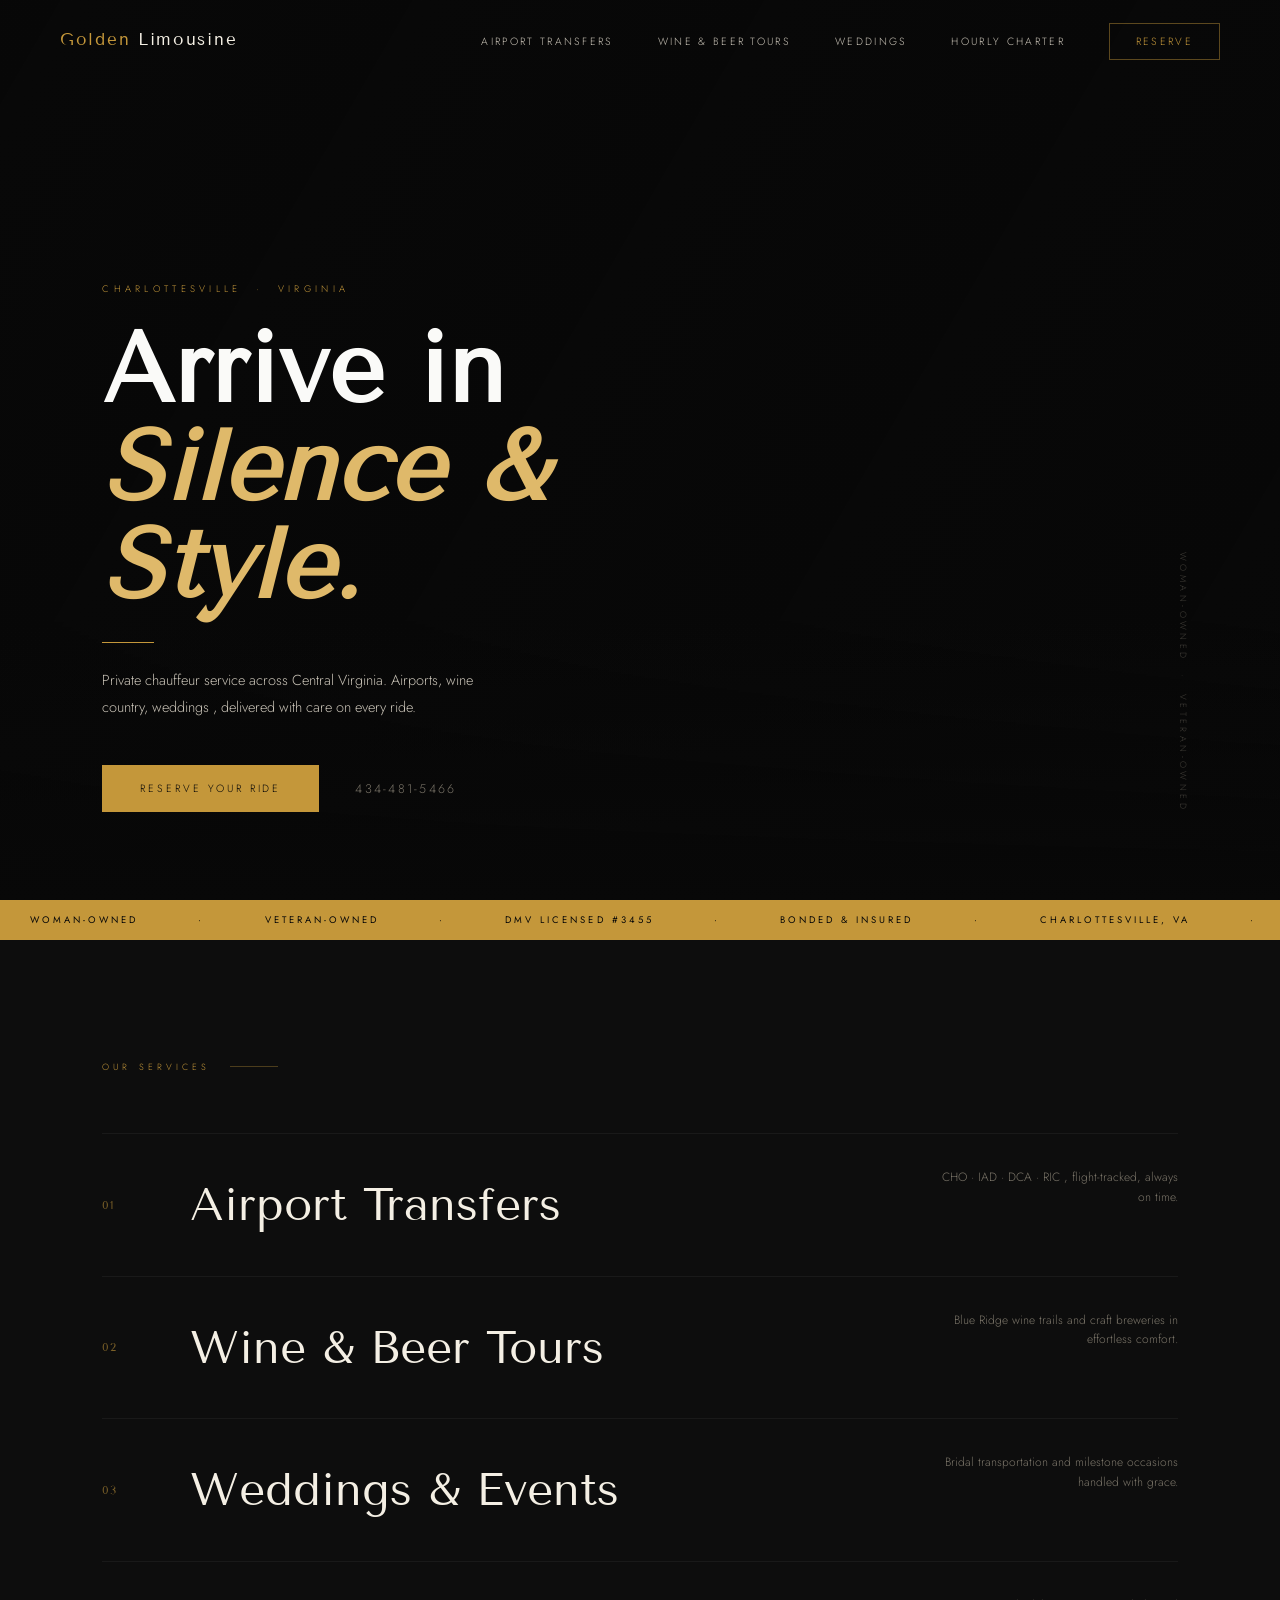
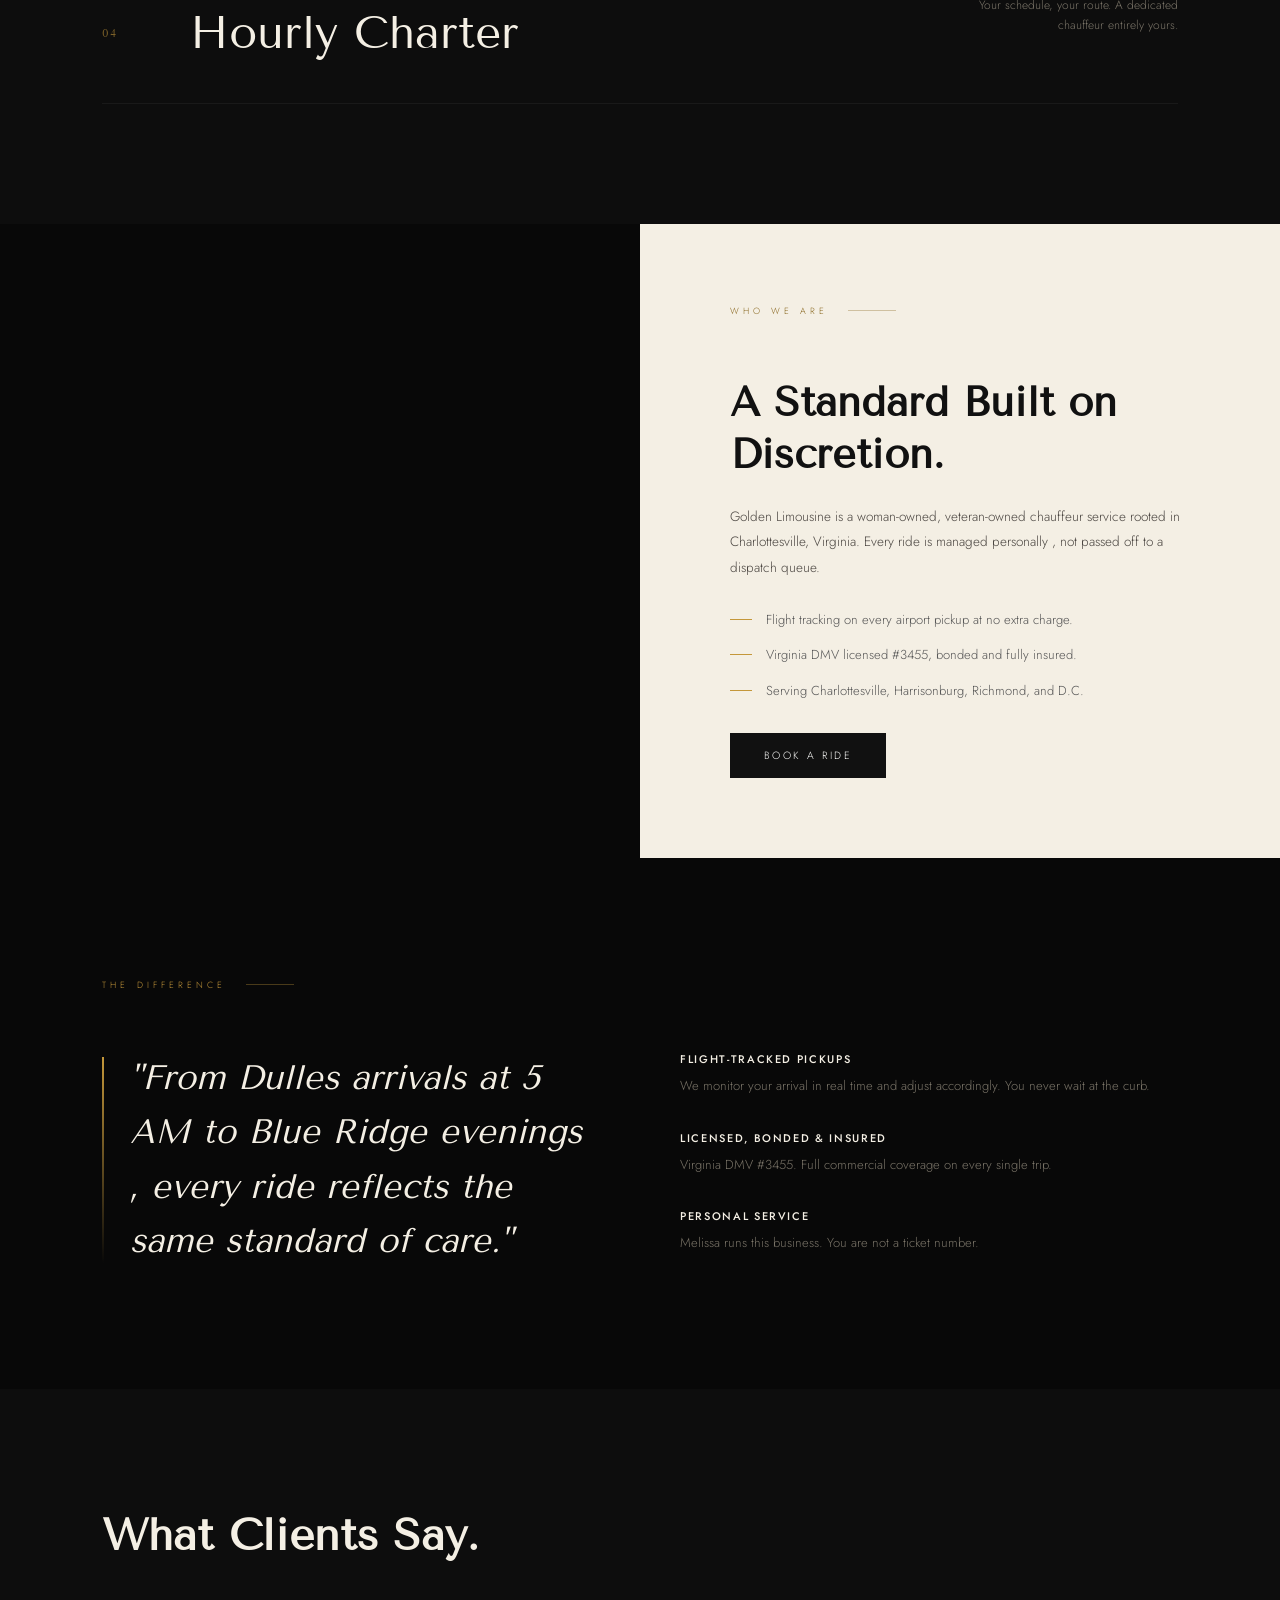
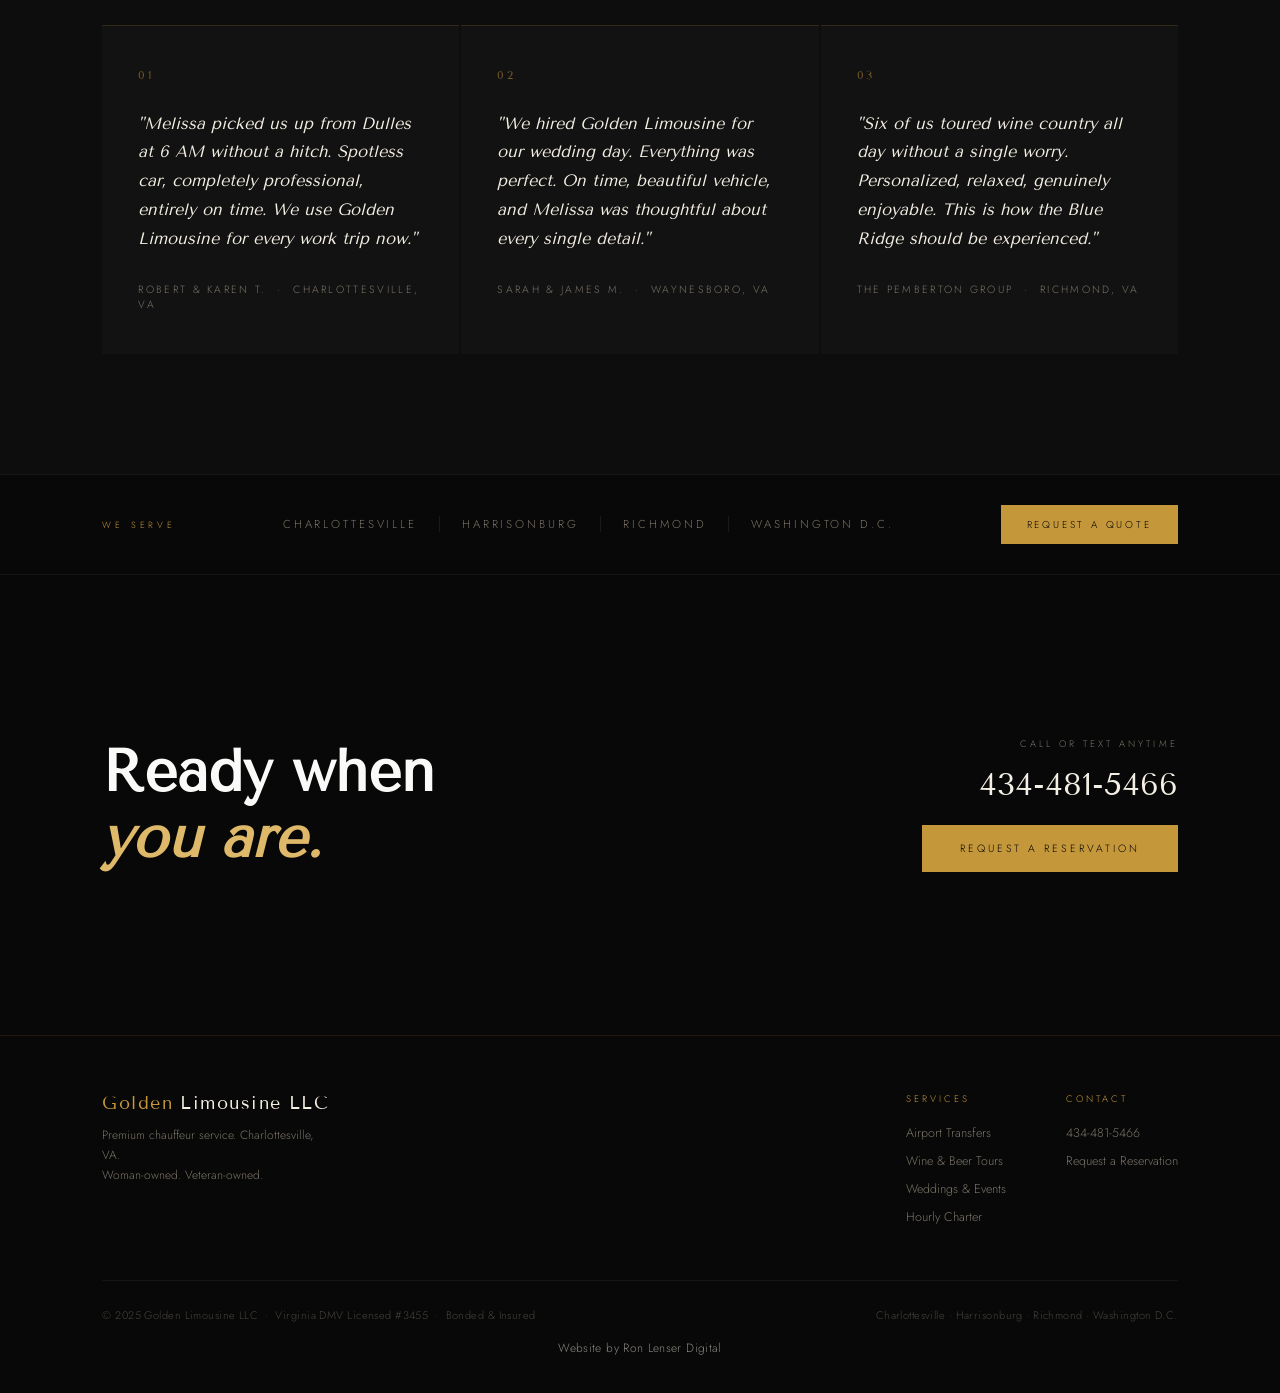
<file: index.html>
<!DOCTYPE html>
<html lang="en">
<head>
<meta charset="UTF-8">
<meta name="viewport" content="width=device-width, initial-scale=1.0">
<title>Luxury Chauffeur Service Charlottesville VA | Golden Limousine LLC</title>
<meta name="description" content="Golden Limousine, premium chauffeur service in Charlottesville, VA. Airport transfers to Dulles, Reagan & Richmond. Wine tours, weddings & hourly charter. Woman & veteran-owned.">
<link rel="preconnect" href="https://fonts.googleapis.com">
<link rel="preconnect" href="https://fonts.gstatic.com" crossorigin>
<link href="https://fonts.googleapis.com/css2?family=Tenor+Sans&family=Jost:wght@200;300;400;500&display=swap" rel="stylesheet">
<script type="application/ld+json">
{"@context":"https://schema.org","@type":["LocalBusiness","LimousineService"],"name":"Golden Limousine LLC","telephone":"+14344815466","url":"https://thegoldenlimo.com","address":{"@type":"PostalAddress","addressLocality":"Charlottesville","addressRegion":"VA","addressCountry":"US"},"areaServed":["Charlottesville VA","Harrisonburg VA","Richmond VA","Washington DC"],"description":"Woman-owned and veteran-owned luxury chauffeur service in Charlottesville VA.","openingHours":"Mo-Su 00:00-23:59","priceRange":"$$"}
</script>
<style>
*,*::before,*::after{margin:0;padding:0;box-sizing:border-box}
:root{--black:#080808;--deep:#0D0D0D;--gold:#C4973A;--gold2:#DFB96A;--cream:#F4EFE4;--gray:#7A7468;--light:#C8C2B6;--white:#FAFAF8}
html{scroll-behavior:smooth}
body{background:var(--black);color:var(--cream);font-family:'Jost',sans-serif;font-weight:300;overflow-x:hidden}
nav{position:fixed;top:0;left:0;right:0;z-index:100;display:flex;align-items:center;justify-content:space-between;padding:28px 60px;transition:all 0.4s ease}
nav.scrolled{background:rgba(8,8,8,0.95);padding:18px 60px;backdrop-filter:blur(16px);border-bottom:1px solid rgba(196,151,58,0.12)}
.logo{font-family:'Tenor Sans',serif;font-size:17px;color:var(--cream);letter-spacing:0.1em;text-decoration:none}
.logo span{color:var(--gold)}
.nav-links{display:flex;align-items:center;gap:44px;list-style:none}
.nav-links a{font-size:10.5px;letter-spacing:0.22em;text-transform:uppercase;color:var(--light);text-decoration:none;transition:color 0.3s}
.nav-links a:hover{color:var(--gold)}
.nav-reserve{color:var(--gold)!important;border:1px solid rgba(196,151,58,0.45);padding:10px 26px;transition:background 0.3s,color 0.3s!important}
.nav-reserve:hover{background:var(--gold);color:var(--black)!important}
.burger{display:none;flex-direction:column;gap:7px;cursor:pointer;background:none;border:none;padding:4px}
.burger span{width:26px;height:1px;background:var(--gold);display:block}
.mob-menu{display:none;position:fixed;inset:0;background:#080808;z-index:9999;flex-direction:column;justify-content:center;padding:0 10vw}
.mob-menu.open{display:flex}
.mob-menu a{font-family:'Tenor Sans',serif;font-size:clamp(28px,5vw,42px);color:var(--cream);text-decoration:none;padding:18px 0 18px 0;border-bottom:1px solid rgba(255,255,255,0.06);transition:color 0.3s,letter-spacing 0.3s;display:block}
.mob-menu a:hover{color:var(--gold);letter-spacing:0.05em}
.mob-close{position:absolute;top:28px;right:32px;background:none;border:none;color:var(--gray);font-size:28px;cursor:pointer;font-family:'Jost',sans-serif;font-weight:200;line-height:1;transition:color 0.3s}
.mob-close:hover{color:var(--gold)}
.mob-overlay{position:fixed;inset:0;background:rgba(0,0,0,0.6);z-index:9998;opacity:0;pointer-events:none;transition:opacity 0.4s ease}
.mob-overlay.open{opacity:1;pointer-events:all}
.hero{isolation:isolate;position:relative;height:100vh;min-height:620px;display:flex;align-items:flex-end;overflow:hidden}
.hero-bg{position:absolute;inset:0;background-image:url('https://images.pexels.com/photos/3764984/pexels-photo-3764984.jpeg?auto=compress&cs=tinysrgb&w=1920');background-size:cover;background-position:center 35%;animation:zoom 14s ease-out forwards}
@keyframes zoom{from{transform:scale(1.06)}to{transform:scale(1.0)}}
.hero-ov{position:absolute;inset:0;background:linear-gradient(120deg,rgba(8,8,8,0.9) 0%,rgba(8,8,8,0.55) 55%,rgba(8,8,8,0.3) 100%)}
.hero-ov2{position:absolute;bottom:0;left:0;right:0;height:280px;background:linear-gradient(to top,var(--black),transparent)}
.hero-body{position:relative;z-index:2;padding:0 8vw 88px;max-width:680px}
.hero-eye{font-size:9.5px;letter-spacing:0.45em;text-transform:uppercase;color:var(--gold);margin-bottom:24px;opacity:0;animation:up 0.9s 0.4s forwards}
.hero-h1{font-family:'Tenor Sans',serif;font-size:clamp(46px,8vw,98px);line-height:1.0;color:var(--white);margin-bottom:28px;opacity:0;animation:up 0.9s 0.6s forwards}
.hero-h1 em{font-style:italic;color:var(--gold2)}
.hero-rule{width:52px;height:1px;background:var(--gold);margin-bottom:24px;opacity:0;animation:up 0.9s 0.8s forwards}
.hero-p{font-size:14.5px;line-height:1.85;color:var(--light);max-width:400px;margin-bottom:44px;opacity:0;animation:up 0.9s 1.0s forwards}
.hero-btns{display:flex;align-items:center;gap:36px;opacity:0;animation:up 0.9s 1.2s forwards}
.btn-gold{font-size:10.5px;letter-spacing:0.28em;text-transform:uppercase;color:var(--black);background:var(--gold);padding:16px 38px;text-decoration:none;transition:background 0.3s,transform 0.25s;display:inline-block}
.btn-gold:hover{background:var(--gold2);transform:translateY(-2px)}
.hero-tel{font-size:12.5px;letter-spacing:0.18em;color:var(--gray);text-decoration:none;transition:color 0.3s}
.hero-tel:hover{color:var(--gold)}
.hero-corner{position:absolute;bottom:88px;right:7vw;z-index:2;writing-mode:vertical-rl;font-size:9px;letter-spacing:0.38em;text-transform:uppercase;color:var(--gray);opacity:0;animation:fadein 1.2s 1.8s forwards}
@keyframes up{from{opacity:0;transform:translateY(22px)}to{opacity:1;transform:translateY(0)}}
@keyframes fadein{to{opacity:0.5}}
.mq{background:var(--gold);height:40px;display:flex;align-items:center;overflow:hidden}
.mq-track{display:flex;white-space:nowrap;animation:mq 22s linear infinite;will-change:transform}
.mq-track span{font-size:9.5px;letter-spacing:0.32em;text-transform:uppercase;color:var(--black);padding:0 30px;font-weight:400}
@keyframes mq{from{transform:translateX(0)}to{transform:translateX(-50%)}}
.services{background:var(--deep);padding:120px 8vw}
.sec-label{font-size:9px;letter-spacing:0.45em;text-transform:uppercase;color:var(--gold);margin-bottom:60px;display:flex;align-items:center;gap:20px}
.sec-label::after{content:'';flex:none;width:48px;height:1px;background:var(--gold);opacity:0.35}
.svc-list{border-top:1px solid rgba(255,255,255,0.05)}
.svc-row{display:grid;grid-template-columns:60px 1fr auto;align-items:center;gap:28px;padding:34px 0;border-bottom:1px solid rgba(255,255,255,0.05);text-decoration:none;position:relative;overflow:hidden;transition:padding-left 0.35s ease}
.svc-row::after{content:'';position:absolute;inset:0;background:rgba(196,151,58,0.035);opacity:0;transition:opacity 0.3s}
.svc-row:hover::after{opacity:1}
.svc-row:hover{padding-left:14px}
.svc-n{font-family:'Tenor Sans',serif;font-size:11px;color:var(--gold);letter-spacing:0.1em;opacity:0.6}
.svc-name{font-family:'Tenor Sans',serif;font-size:clamp(24px,3.8vw,46px);color:var(--cream);transition:transform 0.35s ease}
.svc-row:hover .svc-name{transform:translateX(10px)}
.svc-right{text-align:right}
.svc-desc{font-size:12px;color:var(--gray);line-height:1.65;max-width:240px}
.svc-arr{display:block;margin-top:8px;font-size:18px;color:var(--gold);opacity:0;transform:translateX(-10px);transition:opacity 0.3s,transform 0.3s}
.svc-row:hover .svc-arr{opacity:1;transform:translateX(0)}
.split{display:grid;grid-template-columns:1fr 1fr}
.split-img{background-size:cover;background-position:center;min-height:560px;position:relative}
.split-img::after{content:'';position:absolute;inset:0;background:rgba(8,8,8,0.25)}
.split-txt{background:var(--cream);display:flex;flex-direction:column;justify-content:center;padding:80px 7vw}
.split-txt .sec-label{color:#8A6820}
.split-txt .sec-label::after{background:#8A6820}
.split-h{font-family:'Tenor Sans',serif;font-size:clamp(26px,3.2vw,42px);color:#111;line-height:1.25;margin-bottom:24px}
.split-p{font-size:13.5px;color:#4A4540;line-height:1.9;margin-bottom:28px}
.split-pts{list-style:none;display:flex;flex-direction:column;gap:14px}
.split-pts li{display:flex;align-items:flex-start;gap:14px;font-size:13px;color:#555;line-height:1.65}
.split-pts li::before{content:'';width:22px;height:1px;background:#C4973A;flex-shrink:0;margin-top:10px}
.btn-dark{display:inline-block;font-size:10.5px;letter-spacing:0.25em;text-transform:uppercase;color:var(--white);background:#111;padding:15px 34px;text-decoration:none;margin-top:32px;align-self:flex-start;transition:background 0.3s}
.btn-dark:hover{background:#222}
.exp{background:var(--black);padding:120px 8vw}
.exp-grid{display:grid;grid-template-columns:1fr 1fr;gap:80px;align-items:start}
.exp-q{font-family:'Tenor Sans',serif;font-size:clamp(22px,2.8vw,34px);color:var(--cream);font-style:italic;line-height:1.6;padding-left:28px;position:relative}
.exp-q::before{content:'';position:absolute;left:0;top:6px;bottom:6px;width:2px;background:linear-gradient(to bottom,var(--gold),transparent)}
.exp-pts{display:flex;flex-direction:column;gap:32px}
.exp-pt-title{font-size:11px;letter-spacing:0.15em;text-transform:uppercase;color:var(--cream);font-weight:500;margin-bottom:8px}
.exp-pt-body{font-size:13px;color:var(--gray);line-height:1.75}
.testi{background:var(--deep);padding:120px 8vw}
.testi-h{font-family:'Tenor Sans',serif;font-size:clamp(26px,3.5vw,44px);color:var(--cream);margin-bottom:64px}
.testi-grid{display:grid;grid-template-columns:repeat(3,1fr);gap:2px}
.testi-card{border-top:1px solid rgba(196,151,58,0.18);padding:42px 36px;background:rgba(255,255,255,0.02);transition:background 0.3s}
.testi-card:hover{background:rgba(255,255,255,0.04)}
.testi-num{font-family:'Tenor Sans',serif;font-size:11px;color:var(--gold);letter-spacing:0.2em;margin-bottom:28px;opacity:0.55}
.testi-q{font-family:'Tenor Sans',serif;font-size:16.5px;color:var(--cream);font-style:italic;line-height:1.75;margin-bottom:28px}
.testi-auth{font-size:10.5px;letter-spacing:0.22em;text-transform:uppercase;color:var(--gray)}
.areas{background:var(--black);border-top:1px solid rgba(255,255,255,0.05);border-bottom:1px solid rgba(255,255,255,0.05);padding:30px 8vw;display:flex;align-items:center;justify-content:space-between;gap:24px;flex-wrap:wrap}
.areas-lbl{font-size:9px;letter-spacing:0.42em;text-transform:uppercase;color:var(--gold);white-space:nowrap}
.areas-list{display:flex;align-items:center;flex-wrap:wrap}
.areas-list span{font-size:11.5px;letter-spacing:0.25em;text-transform:uppercase;color:var(--gray);padding:0 22px;border-right:1px solid rgba(255,255,255,0.07)}
.areas-list span:last-child{border-right:none}
.cta{position:relative;min-height:460px;display:flex;align-items:center;overflow:hidden}
.cta-bg{position:absolute;inset:0;background-image:url('https://images.pexels.com/photos/316093/pexels-photo-316093.jpeg?auto=compress&cs=tinysrgb&w=1920');background-size:cover;background-position:center;background-attachment:fixed}
.cta-ov{position:absolute;inset:0;background:rgba(8,8,8,0.8)}
.cta-body{position:relative;z-index:2;padding:80px 8vw;display:flex;align-items:center;justify-content:space-between;width:100%;gap:48px}
.cta-h{font-family:'Tenor Sans',serif;font-size:clamp(30px,4.5vw,58px);color:var(--white);line-height:1.15}
.cta-h em{font-style:italic;color:var(--gold2)}
.cta-right{display:flex;flex-direction:column;align-items:flex-end;gap:14px;flex-shrink:0}
.cta-label{font-size:9.5px;letter-spacing:0.32em;text-transform:uppercase;color:var(--gray)}
.cta-phone{font-family:'Tenor Sans',serif;font-size:clamp(22px,2.8vw,32px);color:var(--cream);text-decoration:none;transition:color 0.3s}
.cta-phone:hover{color:var(--gold)}
footer{background:var(--black);border-top:1px solid rgba(196,151,58,0.12);padding:56px 8vw 32px}
.ft-top{display:flex;justify-content:space-between;align-items:flex-start;padding-bottom:44px;border-bottom:1px solid rgba(255,255,255,0.05);gap:48px}
.ft-logo{font-family:'Tenor Sans',serif;font-size:18px;color:var(--cream);text-decoration:none;display:block;margin-bottom:12px;letter-spacing:0.08em}
.ft-logo span{color:var(--gold)}
.ft-tag{font-size:12px;color:var(--gray);line-height:1.65;max-width:220px}
.ft-nav{display:flex;gap:60px}
.ft-col-h{font-size:9.5px;letter-spacing:0.32em;text-transform:uppercase;color:var(--gold);margin-bottom:18px}
.ft-col a{display:block;font-size:12.5px;color:var(--gray);text-decoration:none;margin-bottom:10px;transition:color 0.3s}
.ft-col a:hover{color:var(--cream)}
.ft-bot{padding-top:26px;display:flex;justify-content:space-between;align-items:center;gap:20px;flex-wrap:wrap}
.ft-copy{font-size:11px;color:rgba(122,116,104,0.55);letter-spacing:0.04em}
.reveal{opacity:0;transform:translateY(26px);transition:opacity 0.8s ease,transform 0.8s ease}
.reveal.visible{opacity:1;transform:none}
.d1{transition-delay:0.1s}.d2{transition-delay:0.2s}.d3{transition-delay:0.3s}
@media(max-width:768px){
nav{padding:20px 24px}nav.scrolled{padding:14px 24px}.nav-links{display:none}.burger{display:flex}
.hero-body{padding:0 24px 64px}.hero-corner{display:none}.hero-h1{font-size:clamp(40px,11vw,58px)}.hero-btns{flex-direction:column;align-items:flex-start;gap:18px}
.services{padding:72px 24px}.svc-row{grid-template-columns:48px 1fr;gap:14px;padding:26px 0}.svc-right{display:none}
.split{grid-template-columns:1fr}.split-img{min-height:280px}.split-txt{padding:56px 24px}
.exp{padding:72px 24px}.exp-grid{grid-template-columns:1fr;gap:44px}
.testi{padding:72px 24px}.testi-grid{grid-template-columns:1fr;gap:2px}.testi-card{padding:32px 24px}
.areas{flex-direction:column;align-items:flex-start;padding:24px}.areas-list span{padding:4px 14px 4px 0;border-right:none}
.cta{min-height:auto}.cta-bg{background-attachment:scroll}.cta-body{flex-direction:column;align-items:flex-start;padding:72px 24px}.cta-right{align-items:flex-start}.cta-phone{font-size:22px}
footer{padding:48px 24px 28px}.ft-top{flex-direction:column}.ft-nav{flex-direction:column;gap:32px}.ft-bot{flex-direction:column;align-items:flex-start}}
</style>
</head>
<body>
<nav id="nav">
  <a href="index.html" class="logo"><span>Golden</span> Limousine</a>
  <ul class="nav-links">
    <li><a href="airport-transfers.html">Airport Transfers</a></li>
    <li><a href="wine-beer-tours.html">Wine &amp; Beer Tours</a></li>
    <li><a href="wedding-event.html">Weddings</a></li>
    <li><a href="hourly-charter.html">Hourly Charter</a></li>
    <li><a href="contact.html" class="nav-reserve">Reserve</a></li>
  </ul>
  <button class="burger" onclick="openM()" aria-label="Menu"><span></span><span></span></button>
</nav>
<div class="mob-overlay" id="mobOverlay" onclick="closeM()"></div>
<div class="mob-menu" id="mob">
  <button class="mob-close" onclick="closeM()">&#x2715;</button>
  <a href="index.html" onclick="closeM()">Home</a>
  <a href="airport-transfers.html" onclick="closeM()">Airport Transfers</a>
  <a href="wine-beer-tours.html" onclick="closeM()">Wine &amp; Beer Tours</a>
  <a href="wedding-event.html" onclick="closeM()">Weddings &amp; Events</a>
  <a href="hourly-charter.html" onclick="closeM()">Hourly Charter</a>
  <a href="contact.html" onclick="closeM()">Reserve a Ride</a>
</div>
<section class="hero">
  <div class="hero-bg"></div>
  <div class="hero-ov"></div>
  <div class="hero-ov2"></div>
  <div class="hero-body">
    <p class="hero-eye">Charlottesville &nbsp;&middot;&nbsp; Virginia</p>
    <h1 class="hero-h1">Arrive in<br><em>Silence &amp; Style.</em></h1>
    <div class="hero-rule"></div>
    <p class="hero-p">Private chauffeur service across Central Virginia. Airports, wine country, weddings , delivered with care on every ride.</p>
    <div class="hero-btns">
      <a href="contact.html" class="btn-gold">Reserve Your Ride</a>
      <a href="tel:4344815466" class="hero-tel">434-481-5466</a>
    </div>
  </div>
  <div class="hero-corner">Woman-Owned &nbsp;&middot;&nbsp; Veteran-Owned</div>
</section>
<div class="mq">
  <div class="mq-track">
    <span>Woman-Owned</span><span>&middot;</span><span>Veteran-Owned</span><span>&middot;</span><span>DMV Licensed #3455</span><span>&middot;</span><span>Bonded &amp; Insured</span><span>&middot;</span><span>Charlottesville, VA</span><span>&middot;</span>
    <span>Woman-Owned</span><span>&middot;</span><span>Veteran-Owned</span><span>&middot;</span><span>DMV Licensed #3455</span><span>&middot;</span><span>Bonded &amp; Insured</span><span>&middot;</span><span>Charlottesville, VA</span><span>&middot;</span>
    <span>Woman-Owned</span><span>&middot;</span><span>Veteran-Owned</span><span>&middot;</span><span>DMV Licensed #3455</span><span>&middot;</span><span>Bonded &amp; Insured</span><span>&middot;</span><span>Charlottesville, VA</span><span>&middot;</span>
    <span>Woman-Owned</span><span>&middot;</span><span>Veteran-Owned</span><span>&middot;</span><span>DMV Licensed #3455</span><span>&middot;</span><span>Bonded &amp; Insured</span><span>&middot;</span><span>Charlottesville, VA</span><span>&middot;</span>
  </div>
</div>
<section class="services">
  <div class="sec-label reveal">Our Services</div>
  <div class="svc-list">
    <a href="airport-transfers.html" class="svc-row reveal">
      <span class="svc-n">01</span><span class="svc-name">Airport Transfers</span>
      <div class="svc-right"><p class="svc-desc">CHO &middot; IAD &middot; DCA &middot; RIC , flight-tracked, always on time.</p><span class="svc-arr">&#8594;</span></div>
    </a>
    <a href="wine-beer-tours.html" class="svc-row reveal d1">
      <span class="svc-n">02</span><span class="svc-name">Wine &amp; Beer Tours</span>
      <div class="svc-right"><p class="svc-desc">Blue Ridge wine trails and craft breweries in effortless comfort.</p><span class="svc-arr">&#8594;</span></div>
    </a>
    <a href="wedding-event.html" class="svc-row reveal d2">
      <span class="svc-n">03</span><span class="svc-name">Weddings &amp; Events</span>
      <div class="svc-right"><p class="svc-desc">Bridal transportation and milestone occasions handled with grace.</p><span class="svc-arr">&#8594;</span></div>
    </a>
    <a href="hourly-charter.html" class="svc-row reveal d3">
      <span class="svc-n">04</span><span class="svc-name">Hourly Charter</span>
      <div class="svc-right"><p class="svc-desc">Your schedule, your route. A dedicated chauffeur entirely yours.</p><span class="svc-arr">&#8594;</span></div>
    </a>
  </div>
</section>
<div class="split reveal">
  <div class="split-img" style="background-image:url('https://images.pexels.com/photos/1470405/pexels-photo-1470405.jpeg?auto=compress&cs=tinysrgb&w=1200')"></div>
  <div class="split-txt">
    <div class="sec-label">Who We Are</div>
    <h2 class="split-h">A Standard Built on Discretion.</h2>
    <p class="split-p">Golden Limousine is a woman-owned, veteran-owned chauffeur service rooted in Charlottesville, Virginia. Every ride is managed personally , not passed off to a dispatch queue.</p>
    <ul class="split-pts">
      <li>Flight tracking on every airport pickup at no extra charge.</li>
      <li>Virginia DMV licensed #3455, bonded and fully insured.</li>
      <li>Serving Charlottesville, Harrisonburg, Richmond, and D.C.</li>
    </ul>
    <a href="contact.html" class="btn-dark">Book a Ride</a>
  </div>
</div>
<section class="exp">
  <div class="sec-label reveal">The Difference</div>
  <div class="exp-grid">
    <div class="exp-q reveal">"From Dulles arrivals at 5 AM to Blue Ridge evenings , every ride reflects the same standard of care."</div>
    <div class="exp-pts">
      <div class="reveal"><div class="exp-pt-title">Flight-Tracked Pickups</div><div class="exp-pt-body">We monitor your arrival in real time and adjust accordingly. You never wait at the curb.</div></div>
      <div class="reveal d1"><div class="exp-pt-title">Licensed, Bonded &amp; Insured</div><div class="exp-pt-body">Virginia DMV #3455. Full commercial coverage on every single trip.</div></div>
      <div class="reveal d2"><div class="exp-pt-title">Personal Service</div><div class="exp-pt-body">Melissa runs this business. You are not a ticket number.</div></div>
    </div>
  </div>
</section>
<section class="testi">
  <h2 class="testi-h reveal">What Clients Say.</h2>
  <div class="testi-grid">
    <div class="testi-card reveal"><div class="testi-num">01</div><p class="testi-q">"Melissa picked us up from Dulles at 6 AM without a hitch. Spotless car, completely professional, entirely on time. We use Golden Limousine for every work trip now."</p><div class="testi-auth">Robert &amp; Karen T. &nbsp;&middot;&nbsp; Charlottesville, VA</div></div>
    <div class="testi-card reveal d1"><div class="testi-num">02</div><p class="testi-q">"We hired Golden Limousine for our wedding day. Everything was perfect. On time, beautiful vehicle, and Melissa was thoughtful about every single detail."</p><div class="testi-auth">Sarah &amp; James M. &nbsp;&middot;&nbsp; Waynesboro, VA</div></div>
    <div class="testi-card reveal d2"><div class="testi-num">03</div><p class="testi-q">"Six of us toured wine country all day without a single worry. Personalized, relaxed, genuinely enjoyable. This is how the Blue Ridge should be experienced."</p><div class="testi-auth">The Pemberton Group &nbsp;&middot;&nbsp; Richmond, VA</div></div>
  </div>
</section>
<div class="areas reveal">
  <span class="areas-lbl">We Serve</span>
  <div class="areas-list"><span>Charlottesville</span><span>Harrisonburg</span><span>Richmond</span><span>Washington D.C.</span></div>
  <a href="contact.html" class="btn-gold" style="font-size:10px;padding:12px 26px">Request a Quote</a>
</div>
<section class="cta">
  <div class="cta-bg"></div>
  <div class="cta-ov"></div>
  <div class="cta-body">
    <h2 class="cta-h reveal">Ready when<br><em>you are.</em></h2>
    <div class="cta-right reveal">
      <span class="cta-label">Call or Text Anytime</span>
      <a href="tel:4344815466" class="cta-phone">434-481-5466</a>
      <a href="contact.html" class="btn-gold" style="margin-top:8px">Request a Reservation</a>
    </div>
  </div>
</section>
<footer>
  <div class="ft-top">
    <div><a href="index.html" class="ft-logo"><span>Golden</span> Limousine LLC</a><p class="ft-tag">Premium chauffeur service. Charlottesville, VA.<br>Woman-owned. Veteran-owned.</p></div>
    <div class="ft-nav">
      <div class="ft-col"><div class="ft-col-h">Services</div><a href="airport-transfers.html">Airport Transfers</a><a href="wine-beer-tours.html">Wine &amp; Beer Tours</a><a href="wedding-event.html">Weddings &amp; Events</a><a href="hourly-charter.html">Hourly Charter</a></div>
      <div class="ft-col"><div class="ft-col-h">Contact</div><a href="tel:4344815466">434-481-5466</a><a href="contact.html">Request a Reservation</a></div>
    </div>
  </div>
  <div class="ft-bot"><p class="ft-copy">&copy; 2025 Golden Limousine LLC &nbsp;&middot;&nbsp; Virginia DMV Licensed #3455 &nbsp;&middot;&nbsp; Bonded &amp; Insured</p><p class="ft-copy">Charlottesville &middot; Harrisonburg &middot; Richmond &middot; Washington D.C.</p></div>

<div style="text-align:center;padding:16px 0 4px;font-size:12px;opacity:.55;letter-spacing:.03em;"><a href="https://ronlenserdigital.com" target="_blank" rel="noopener" style="color:inherit;text-decoration:none;">Website by Ron Lenser Digital</a></div>
</footer>
<script>
const nav=document.getElementById('nav');
window.addEventListener('scroll',()=>nav.classList.toggle('scrolled',scrollY>60));
function openM(){
  document.getElementById('mob').classList.add('open');
  document.getElementById('mobOverlay').classList.add('open');
  document.body.style.overflow='hidden';
}
function closeM(){
  document.getElementById('mob').classList.remove('open');
  document.getElementById('mobOverlay').classList.remove('open');
  document.body.style.overflow='';
}
const obs=new IntersectionObserver(es=>es.forEach(e=>{if(e.isIntersecting){e.target.classList.add('visible');obs.unobserve(e.target)}}),{threshold:0.1});
document.querySelectorAll('.reveal').forEach(el=>obs.observe(el));
</script>
</body>
</html>
</file>
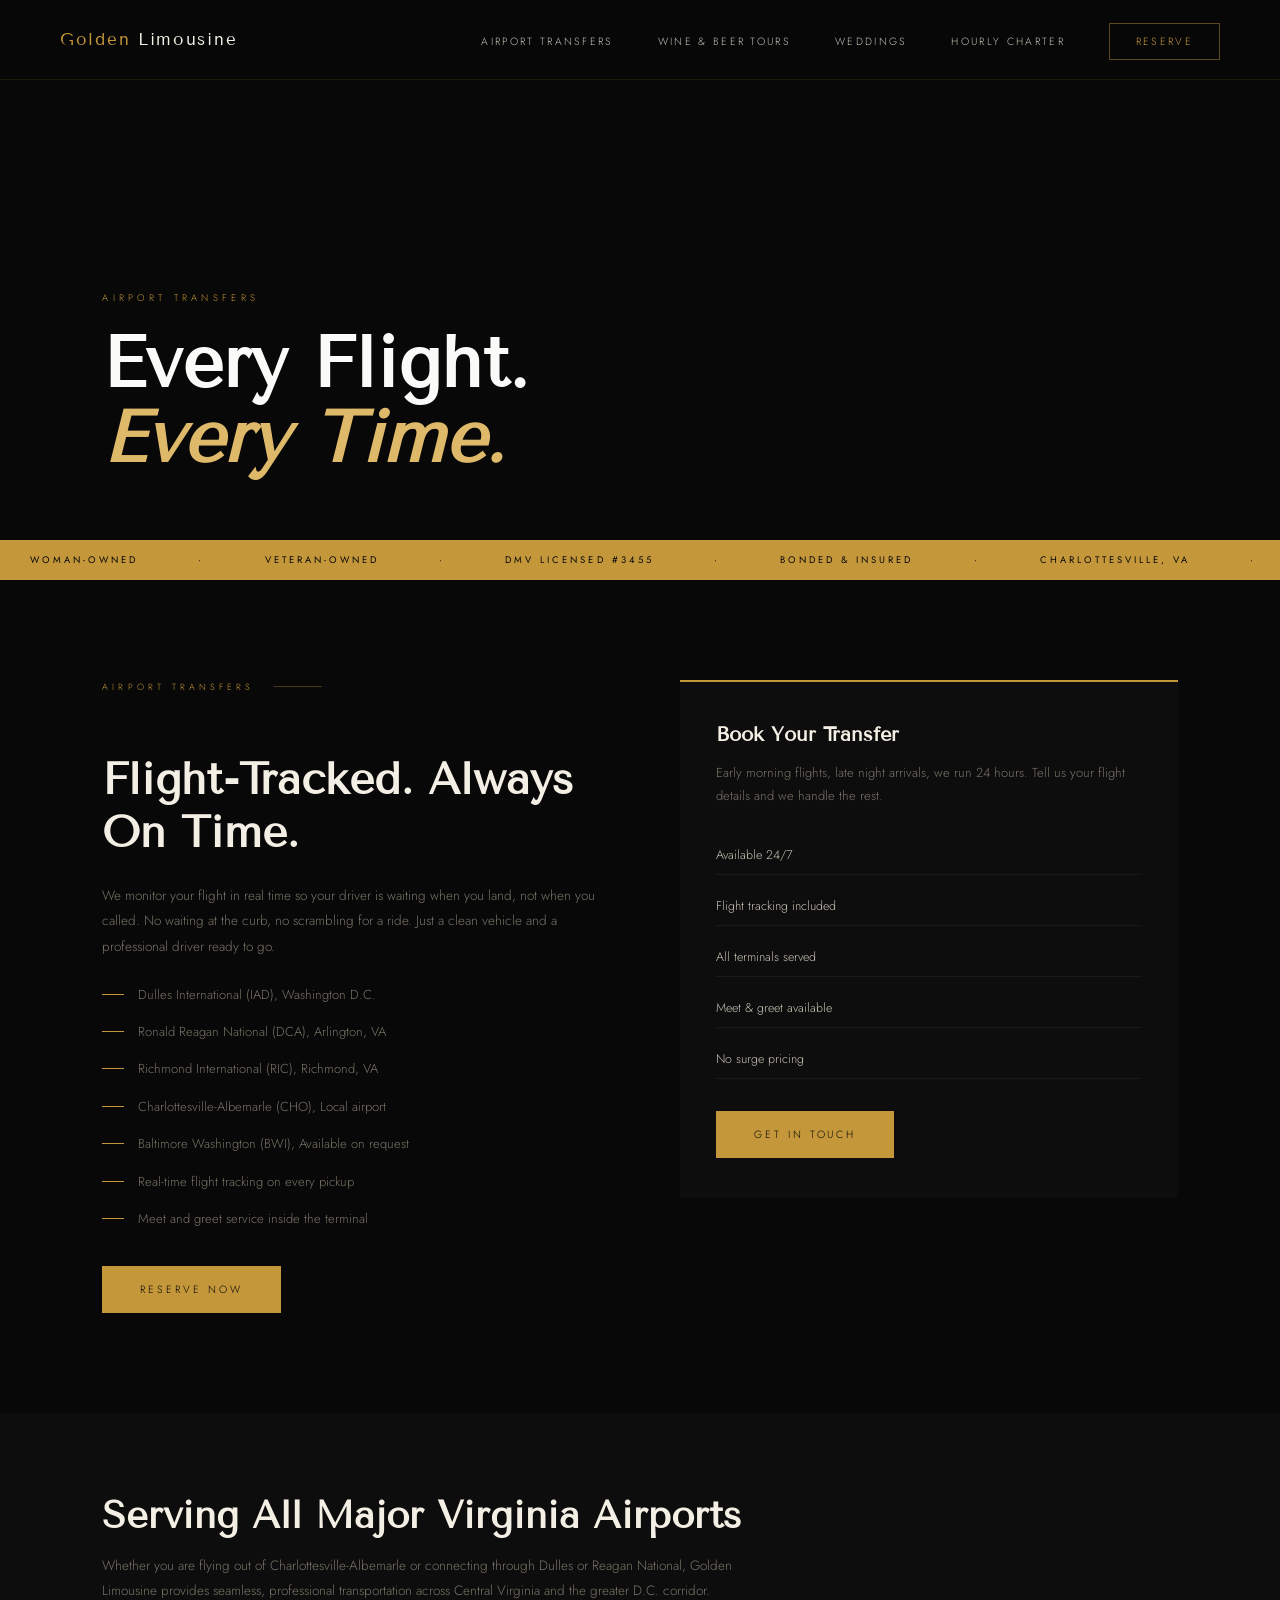
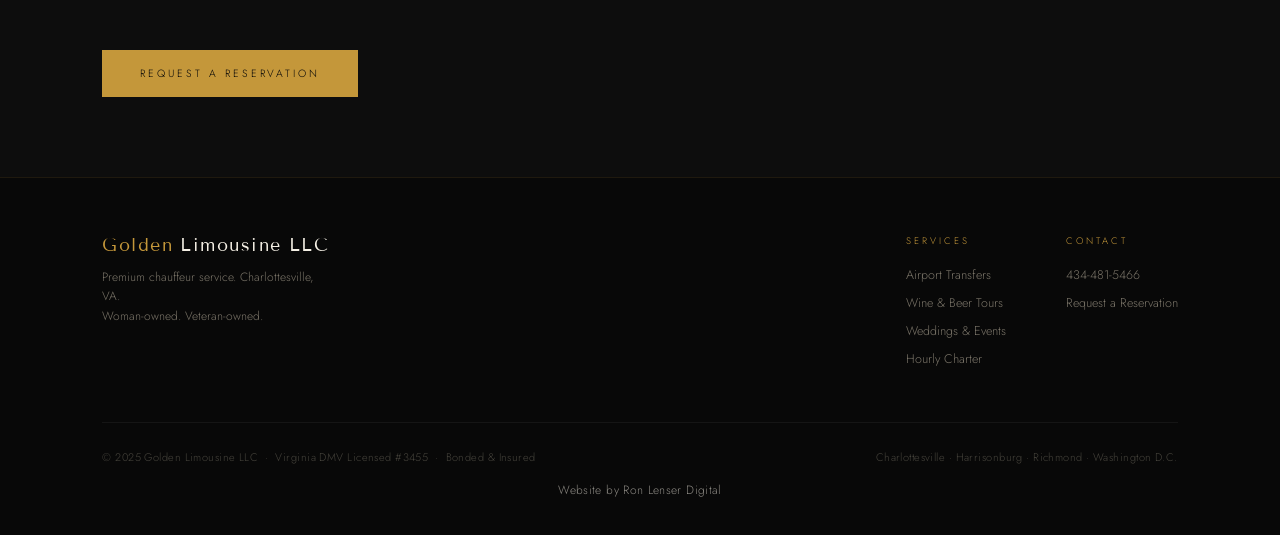
<file: airport-transfers.html>
<!DOCTYPE html>
<html lang="en">
<head>
<meta charset="UTF-8">
<meta name="viewport" content="width=device-width, initial-scale=1.0">
<title>Airport Transfers Charlottesville VA | Golden Limousine LLC</title>
<meta name="description" content="Flight-tracked airport transfers from Charlottesville to Dulles (IAD), Reagan National (DCA), Richmond (RIC) and more. Woman-owned luxury chauffeur service.">
<link rel="preconnect" href="https://fonts.googleapis.com"><link rel="preconnect" href="https://fonts.gstatic.com" crossorigin><link href="https://fonts.googleapis.com/css2?family=Tenor+Sans&family=Jost:wght@200;300;400;500&display=swap" rel="stylesheet">
<style>
*,*::before,*::after{margin:0;padding:0;box-sizing:border-box}
:root{--black:#080808;--deep:#0D0D0D;--gold:#C4973A;--gold2:#DFB96A;--cream:#F4EFE4;--gray:#7A7468;--light:#C8C2B6;--white:#FAFAF8}
html{scroll-behavior:smooth}
body{background:var(--black);color:var(--cream);font-family:'Jost',sans-serif;font-weight:300;overflow-x:hidden}
nav{position:fixed;top:0;left:0;right:0;z-index:100;display:flex;align-items:center;justify-content:space-between;padding:28px 60px;transition:all 0.4s ease;background:rgba(8,8,8,0.95);backdrop-filter:blur(16px);border-bottom:1px solid rgba(196,151,58,0.12)}
.logo{font-family:'Tenor Sans',serif;font-size:17px;color:var(--cream);letter-spacing:0.1em;text-decoration:none}.logo span{color:var(--gold)}
.nav-links{display:flex;align-items:center;gap:44px;list-style:none}
.nav-links a{font-size:10.5px;letter-spacing:0.22em;text-transform:uppercase;color:var(--light);text-decoration:none;transition:color 0.3s}
.nav-links a:hover{color:var(--gold)}
.nav-reserve{color:var(--gold)!important;border:1px solid rgba(196,151,58,0.45);padding:10px 26px;transition:background 0.3s,color 0.3s!important}
.nav-reserve:hover{background:var(--gold);color:var(--black)!important}
.burger{display:none;flex-direction:column;gap:7px;cursor:pointer;background:none;border:none;padding:4px}
.burger span{width:26px;height:1px;background:var(--gold);display:block}
.mob-overlay{position:fixed;inset:0;background:rgba(0,0,0,0.6);z-index:9998;opacity:0;pointer-events:none;transition:opacity 0.4s ease}
.mob-overlay.open{opacity:1;pointer-events:all}
.mob-menu{display:none;position:fixed;inset:0;background:#080808;z-index:9999;flex-direction:column;justify-content:center;padding:0 10vw}
.mob-menu.open{display:flex}
.mob-menu a{font-family:'Tenor Sans',serif;font-size:clamp(28px,5vw,42px);color:var(--cream);text-decoration:none;padding:18px 0;border-bottom:1px solid rgba(255,255,255,0.06);display:block;transition:color 0.3s}
.mob-menu a:hover{color:var(--gold)}
.mob-close{position:absolute;top:28px;right:32px;background:none;border:none;color:var(--gray);font-size:28px;cursor:pointer;font-family:'Jost',sans-serif;font-weight:200;line-height:1}
.page-hero{position:relative;height:60vh;min-height:400px;display:flex;align-items:flex-end;overflow:hidden}
.page-hero-bg{position:absolute;inset:0;background-size:cover;background-position:center}
.page-hero-ov{position:absolute;inset:0;background:linear-gradient(120deg,rgba(8,8,8,0.88) 0%,rgba(8,8,8,0.5) 100%)}
.page-hero-ov2{position:absolute;bottom:0;left:0;right:0;height:200px;background:linear-gradient(to top,var(--black),transparent)}
.page-hero-body{position:relative;z-index:2;padding:0 8vw 64px}
.page-eyebrow{font-size:9.5px;letter-spacing:0.45em;text-transform:uppercase;color:var(--gold);margin-bottom:20px}
.page-h1{font-family:'Tenor Sans',serif;font-size:clamp(36px,6vw,72px);color:var(--white);line-height:1.05}
.page-h1 em{font-style:italic;color:var(--gold2)}
.sec-label{font-size:9px;letter-spacing:0.45em;text-transform:uppercase;color:var(--gold);margin-bottom:60px;display:flex;align-items:center;gap:20px}
.sec-label::after{content:'';flex:none;width:48px;height:1px;background:var(--gold);opacity:0.35}
.content-section{padding:100px 8vw;background:var(--black)}
.content-grid{display:grid;grid-template-columns:1fr 1fr;gap:80px;align-items:start}
.content-h{font-family:'Tenor Sans',serif;font-size:clamp(26px,3.5vw,44px);color:var(--cream);line-height:1.2;margin-bottom:24px}
.content-p{font-size:13.5px;color:var(--gray);line-height:1.9;margin-bottom:24px}
.content-pts{list-style:none;display:flex;flex-direction:column;gap:16px;margin-bottom:36px}
.content-pts li{display:flex;align-items:flex-start;gap:14px;font-size:13px;color:var(--gray);line-height:1.65}
.content-pts li::before{content:'';width:22px;height:1px;background:var(--gold);flex-shrink:0;margin-top:10px}
.btn-gold{font-size:10.5px;letter-spacing:0.28em;text-transform:uppercase;color:var(--black);background:var(--gold);padding:16px 38px;text-decoration:none;transition:background 0.3s,transform 0.25s;display:inline-block}
.btn-gold:hover{background:var(--gold2);transform:translateY(-2px)}
.sidebar-card{background:var(--deep);border-top:2px solid var(--gold);padding:40px 36px}
.sidebar-card-h{font-family:'Tenor Sans',serif;font-size:20px;color:var(--cream);margin-bottom:16px}
.sidebar-card-p{font-size:13px;color:var(--gray);line-height:1.75;margin-bottom:28px}
.detail-list{list-style:none;display:flex;flex-direction:column;gap:12px;margin-bottom:32px}
.detail-list li{font-size:12.5px;color:var(--light);padding:10px 0;border-bottom:1px solid rgba(255,255,255,0.05)}
.alt-section{background:var(--deep);padding:80px 8vw}
.alt-h{font-family:'Tenor Sans',serif;font-size:clamp(24px,3vw,38px);color:var(--cream);margin-bottom:16px}
.alt-p{font-size:13.5px;color:var(--gray);line-height:1.85;max-width:640px}
.mq{background:var(--gold);height:40px;display:flex;align-items:center;overflow:hidden}
.mq-track{display:flex;white-space:nowrap;animation:mq 22s linear infinite}
.mq-track span{font-size:9.5px;letter-spacing:0.32em;text-transform:uppercase;color:var(--black);padding:0 30px;font-weight:400}
@keyframes mq{from{transform:translateX(0)}to{transform:translateX(-50%)}}
footer{background:var(--black);border-top:1px solid rgba(196,151,58,0.12);padding:56px 8vw 32px}
.ft-top{display:flex;justify-content:space-between;align-items:flex-start;padding-bottom:44px;border-bottom:1px solid rgba(255,255,255,0.05);gap:48px}
.ft-logo{font-family:'Tenor Sans',serif;font-size:18px;color:var(--cream);text-decoration:none;display:block;margin-bottom:12px;letter-spacing:0.08em}.ft-logo span{color:var(--gold)}
.ft-tag{font-size:12px;color:var(--gray);line-height:1.65;max-width:220px}
.ft-nav{display:flex;gap:60px}
.ft-col-h{font-size:9.5px;letter-spacing:0.32em;text-transform:uppercase;color:var(--gold);margin-bottom:18px}
.ft-col a{display:block;font-size:12.5px;color:var(--gray);text-decoration:none;margin-bottom:10px;transition:color 0.3s}
.ft-col a:hover{color:var(--cream)}
.ft-bot{padding-top:26px;display:flex;justify-content:space-between;align-items:center;gap:20px;flex-wrap:wrap}
.ft-copy{font-size:11px;color:rgba(122,116,104,0.55);letter-spacing:0.04em}
.reveal{opacity:0;transform:translateY(26px);transition:opacity 0.8s ease,transform 0.8s ease}
.reveal.visible{opacity:1;transform:none}
.d1{transition-delay:0.1s}.d2{transition-delay:0.2s}
@media(max-width:768px){
nav{padding:20px 24px}.nav-links{display:none}.burger{display:flex}
.page-hero{height:50vh}.page-hero-body{padding:0 24px 48px}
.content-section{padding:72px 24px}.content-grid{grid-template-columns:1fr;gap:48px}
.alt-section{padding:60px 24px}
footer{padding:48px 24px 28px}.ft-top{flex-direction:column}.ft-nav{flex-direction:column;gap:32px}.ft-bot{flex-direction:column;align-items:flex-start}}
</style>
</head>
<body>
<nav>
  <a href="index.html" class="logo"><span>Golden</span> Limousine</a>
  <ul class="nav-links">
    <li><a href="airport-transfers.html">Airport Transfers</a></li>
    <li><a href="wine-beer-tours.html">Wine &amp; Beer Tours</a></li>
    <li><a href="wedding-event.html">Weddings</a></li>
    <li><a href="hourly-charter.html">Hourly Charter</a></li>
    <li><a href="contact.html" class="nav-reserve">Reserve</a></li>
  </ul>
  <button class="burger" onclick="openM()" aria-label="Menu"><span></span><span></span></button>
</nav>
<div class="mob-overlay" id="mobOverlay" onclick="closeM()"></div>
<div class="mob-menu" id="mob">
  <button class="mob-close" onclick="closeM()">&#x2715;</button>
  <a href="index.html" onclick="closeM()">Home</a>
  <a href="airport-transfers.html" onclick="closeM()">Airport Transfers</a>
  <a href="wine-beer-tours.html" onclick="closeM()">Wine &amp; Beer Tours</a>
  <a href="wedding-event.html" onclick="closeM()">Weddings &amp; Events</a>
  <a href="hourly-charter.html" onclick="closeM()">Hourly Charter</a>
  <a href="contact.html" onclick="closeM()">Reserve a Ride</a>
</div>
<section class="page-hero">
  <div class="page-hero-bg" style="background-image:url('https://images.pexels.com/photos/1309644/pexels-photo-1309644.jpeg?auto=compress&cs=tinysrgb&w=1920')"></div>
  <div class="page-hero-ov"></div>
  <div class="page-hero-ov2"></div>
  <div class="page-hero-body">
    <p class="page-eyebrow">Airport Transfers</p>
    <h1 class="page-h1">Every Flight.<br><em>Every Time.</em></h1>
  </div>
</section>
<div class="mq"><div class="mq-track">
<span>Woman-Owned</span><span>&middot;</span><span>Veteran-Owned</span><span>&middot;</span><span>DMV Licensed #3455</span><span>&middot;</span><span>Bonded &amp; Insured</span><span>&middot;</span><span>Charlottesville, VA</span><span>&middot;</span>
<span>Woman-Owned</span><span>&middot;</span><span>Veteran-Owned</span><span>&middot;</span><span>DMV Licensed #3455</span><span>&middot;</span><span>Bonded &amp; Insured</span><span>&middot;</span><span>Charlottesville, VA</span><span>&middot;</span>
<span>Woman-Owned</span><span>&middot;</span><span>Veteran-Owned</span><span>&middot;</span><span>DMV Licensed #3455</span><span>&middot;</span><span>Bonded &amp; Insured</span><span>&middot;</span><span>Charlottesville, VA</span><span>&middot;</span>
<span>Woman-Owned</span><span>&middot;</span><span>Veteran-Owned</span><span>&middot;</span><span>DMV Licensed #3455</span><span>&middot;</span><span>Bonded &amp; Insured</span><span>&middot;</span><span>Charlottesville, VA</span><span>&middot;</span>
</div></div>
<section class="content-section">
  <div class="content-grid">
    <div>
      <div class="sec-label reveal">Airport Transfers</div>
      <h2 class="content-h reveal">Flight-Tracked. Always On Time.</h2>
      <p class="content-p reveal">We monitor your flight in real time so your driver is waiting when you land, not when you called. No waiting at the curb, no scrambling for a ride. Just a clean vehicle and a professional driver ready to go.</p>
      <ul class="content-pts reveal">
        <li>Dulles International (IAD), Washington D.C.</li><li>Ronald Reagan National (DCA), Arlington, VA</li><li>Richmond International (RIC), Richmond, VA</li><li>Charlottesville-Albemarle (CHO), Local airport</li><li>Baltimore Washington (BWI), Available on request</li><li>Real-time flight tracking on every pickup</li><li>Meet and greet service inside the terminal</li>
      </ul>
      <a href="contact.html" class="btn-gold reveal">Reserve Now</a>
    </div>
    <div class="sidebar-card reveal d1">
      <h3 class="sidebar-card-h">Book Your Transfer</h3>
      <p class="sidebar-card-p">Early morning flights, late night arrivals, we run 24 hours. Tell us your flight details and we handle the rest.</p>
      <ul class="detail-list">
        <li>Available 24/7</li><li>Flight tracking included</li><li>All terminals served</li><li>Meet &amp; greet available</li><li>No surge pricing</li>
      </ul>
      <a href="contact.html" class="btn-gold">Get in Touch</a>
    </div>
  </div>
</section>
<section class="alt-section reveal">
  <h2 class="alt-h">Serving All Major Virginia Airports</h2>
  <p class="alt-p">Whether you are flying out of Charlottesville-Albemarle or connecting through Dulles or Reagan National, Golden Limousine provides seamless, professional transportation across Central Virginia and the greater D.C. corridor.</p>
  <br><br>
  <a href="contact.html" class="btn-gold">Request a Reservation</a>
</section>
<footer>
  <div class="ft-top">
    <div><a href="index.html" class="ft-logo"><span>Golden</span> Limousine LLC</a><p class="ft-tag">Premium chauffeur service. Charlottesville, VA.<br>Woman-owned. Veteran-owned.</p></div>
    <div class="ft-nav">
      <div class="ft-col"><div class="ft-col-h">Services</div><a href="airport-transfers.html">Airport Transfers</a><a href="wine-beer-tours.html">Wine &amp; Beer Tours</a><a href="wedding-event.html">Weddings &amp; Events</a><a href="hourly-charter.html">Hourly Charter</a></div>
      <div class="ft-col"><div class="ft-col-h">Contact</div><a href="tel:4344815466">434-481-5466</a><a href="contact.html">Request a Reservation</a></div>
    </div>
  </div>
  <div class="ft-bot"><p class="ft-copy">&copy; 2025 Golden Limousine LLC &nbsp;&middot;&nbsp; Virginia DMV Licensed #3455 &nbsp;&middot;&nbsp; Bonded &amp; Insured</p><p class="ft-copy">Charlottesville &middot; Harrisonburg &middot; Richmond &middot; Washington D.C.</p></div>

<div style="text-align:center;padding:16px 0 4px;font-size:12px;opacity:.55;letter-spacing:.03em;"><a href="https://ronlenserdigital.com" target="_blank" rel="noopener" style="color:inherit;text-decoration:none;">Website by Ron Lenser Digital</a></div>
</footer>
<script>
function openM(){document.getElementById('mob').classList.add('open');document.getElementById('mobOverlay').classList.add('open');document.body.style.overflow='hidden'}
function closeM(){document.getElementById('mob').classList.remove('open');document.getElementById('mobOverlay').classList.remove('open');document.body.style.overflow=''}
const obs=new IntersectionObserver(es=>es.forEach(e=>{if(e.isIntersecting){e.target.classList.add('visible');obs.unobserve(e.target)}}),{threshold:0.1});
document.querySelectorAll('.reveal').forEach(el=>obs.observe(el));
</script>
</body>
</html>
</file>
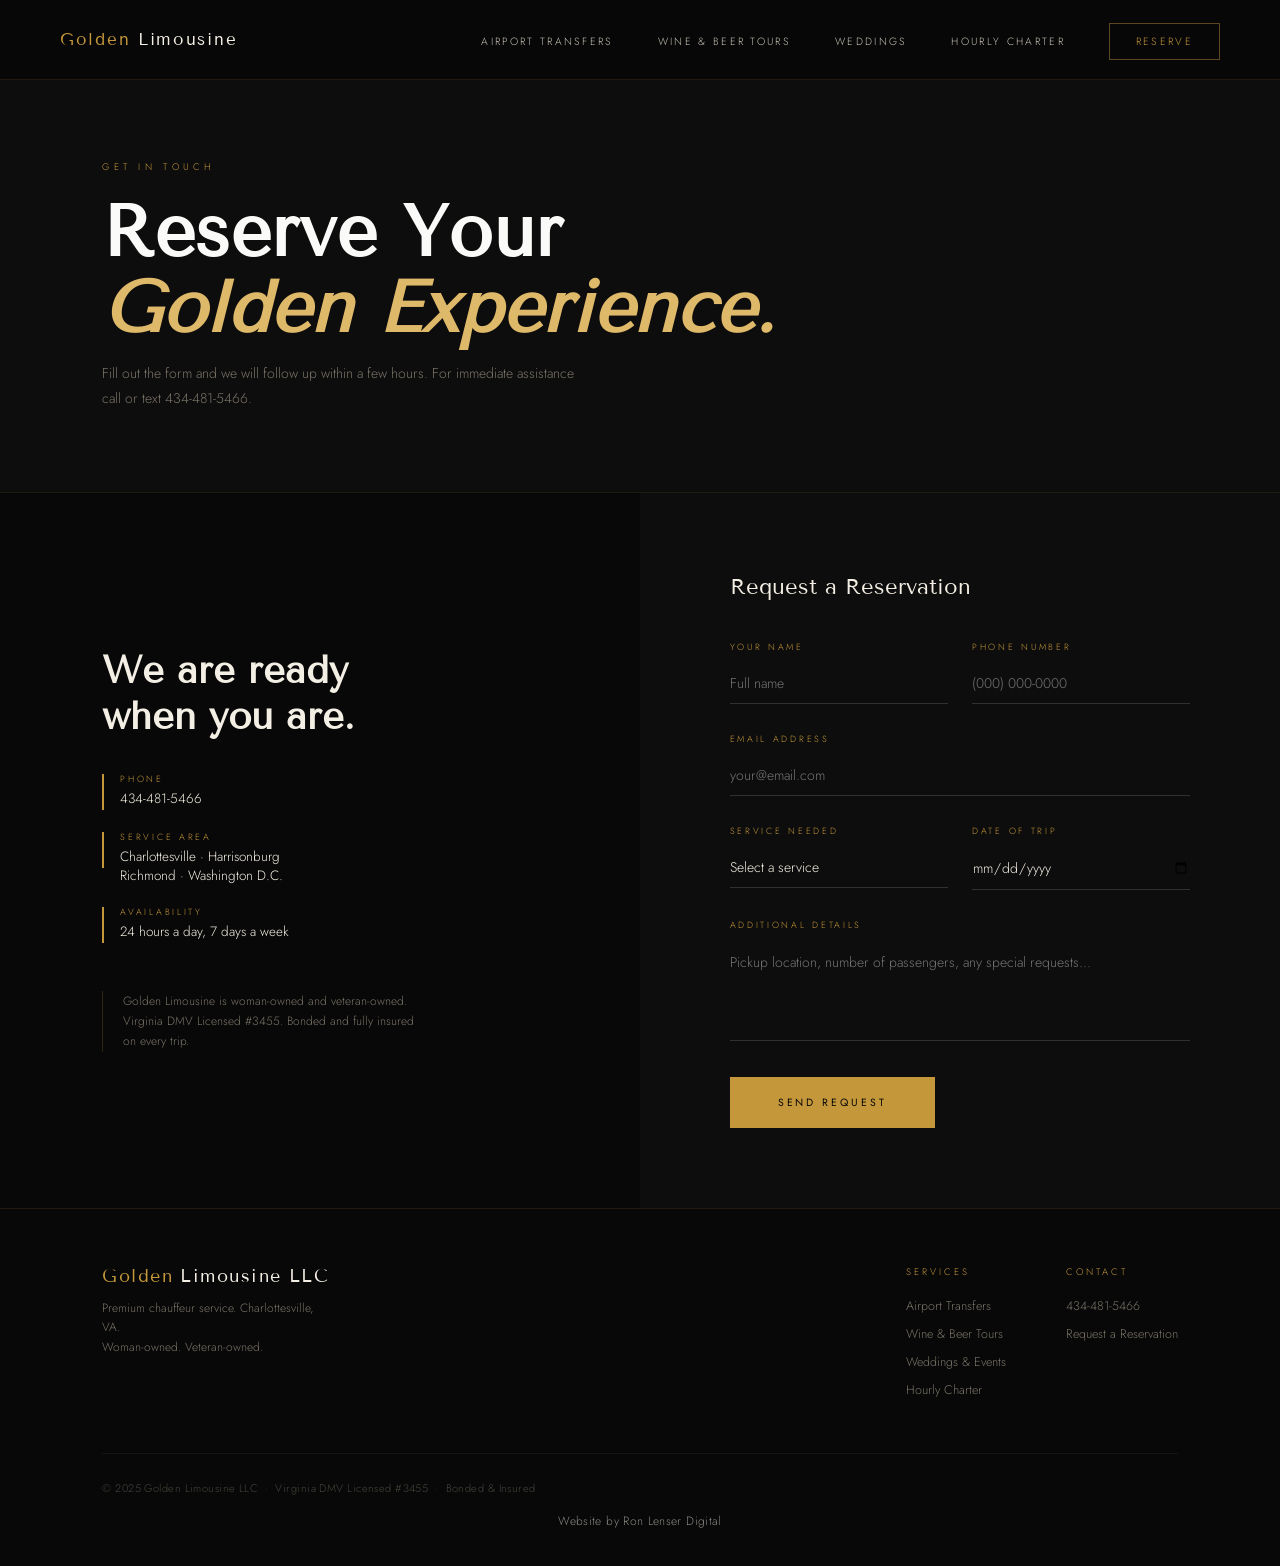
<file: contact.html>
<!DOCTYPE html>
<html lang="en">
<head>
<meta charset="UTF-8">
<meta name="viewport" content="width=device-width, initial-scale=1.0">
<title>Reserve a Ride | Golden Limousine LLC, Charlottesville VA Chauffeur Service</title>
<meta name="description" content="Request a reservation with Golden Limousine. Airport transfers, wine tours, weddings and hourly charter across Charlottesville, Richmond and Washington D.C.">
<link rel="preconnect" href="https://fonts.googleapis.com">
<link rel="preconnect" href="https://fonts.gstatic.com" crossorigin>
<link href="https://fonts.googleapis.com/css2?family=Tenor+Sans&family=Jost:wght@200;300;400;500&display=swap" rel="stylesheet">
<style>
*,*::before,*::after{margin:0;padding:0;box-sizing:border-box}
:root{--black:#080808;--deep:#0D0D0D;--gold:#C4973A;--gold2:#DFB96A;--cream:#F4EFE4;--gray:#7A7468;--light:#C8C2B6;--white:#FAFAF8}
html{scroll-behavior:smooth}
body{background:var(--black);color:var(--cream);font-family:'Jost',sans-serif;font-weight:300;overflow-x:hidden}
nav{position:fixed;top:0;left:0;right:0;z-index:100;display:flex;align-items:center;justify-content:space-between;padding:28px 60px;transition:all 0.4s ease;background:rgba(8,8,8,0.95);backdrop-filter:blur(16px);border-bottom:1px solid rgba(196,151,58,0.12)}
.logo{font-family:'Tenor Sans',serif;font-size:17px;color:var(--cream);letter-spacing:0.1em;text-decoration:none}
.logo span{color:var(--gold)}
.nav-links{display:flex;align-items:center;gap:44px;list-style:none}
.nav-links a{font-size:10.5px;letter-spacing:0.22em;text-transform:uppercase;color:var(--light);text-decoration:none;transition:color 0.3s}
.nav-links a:hover{color:var(--gold)}
.nav-reserve{color:var(--gold)!important;border:1px solid rgba(196,151,58,0.45);padding:10px 26px;transition:background 0.3s,color 0.3s!important}
.nav-reserve:hover{background:var(--gold);color:var(--black)!important}
.burger{display:none;flex-direction:column;gap:7px;cursor:pointer;background:none;border:none;padding:4px}
.burger span{width:26px;height:1px;background:var(--gold);display:block}
.mob-overlay{position:fixed;inset:0;background:rgba(0,0,0,0.6);z-index:9998;opacity:0;pointer-events:none;transition:opacity 0.4s ease}
.mob-overlay.open{opacity:1;pointer-events:all}
.mob-menu{display:none;position:fixed;inset:0;background:#080808;z-index:9999;flex-direction:column;justify-content:center;padding:0 10vw}
.mob-menu.open{display:flex}
.mob-menu a{font-family:'Tenor Sans',serif;font-size:clamp(28px,5vw,42px);color:var(--cream);text-decoration:none;padding:18px 0;border-bottom:1px solid rgba(255,255,255,0.06);display:block;transition:color 0.3s}
.mob-menu a:hover{color:var(--gold)}
.mob-close{position:absolute;top:28px;right:32px;background:none;border:none;color:var(--gray);font-size:28px;cursor:pointer;font-family:'Jost',sans-serif;font-weight:200;line-height:1}
.page-hero{padding:160px 8vw 80px;background:var(--deep);border-bottom:1px solid rgba(196,151,58,0.1)}
.page-eyebrow{font-size:9.5px;letter-spacing:0.45em;text-transform:uppercase;color:var(--gold);margin-bottom:20px}
.page-h1{font-family:'Tenor Sans',serif;font-size:clamp(36px,6vw,72px);color:var(--white);line-height:1.05;margin-bottom:16px}
.page-h1 em{font-style:italic;color:var(--gold2)}
.page-sub{font-size:14px;color:var(--gray);line-height:1.8;max-width:480px}
.contact-grid{display:grid;grid-template-columns:1fr 1fr;min-height:70vh}
.contact-left{background:var(--black);padding:80px 8vw;display:flex;flex-direction:column;justify-content:center}
.contact-left-h{font-family:'Tenor Sans',serif;font-size:clamp(24px,3vw,38px);color:var(--cream);margin-bottom:32px;line-height:1.2}
.contact-detail{display:flex;flex-direction:column;gap:20px;margin-bottom:48px}
.contact-detail-item{display:flex;gap:16px;align-items:flex-start}
.contact-detail-item::before{content:'';width:2px;height:36px;background:var(--gold);flex-shrink:0;margin-top:2px}
.contact-detail-label{font-size:9px;letter-spacing:0.3em;text-transform:uppercase;color:var(--gold);margin-bottom:4px}
.contact-detail-val{font-size:13.5px;color:var(--cream)}
.contact-detail-val a{color:var(--cream);text-decoration:none;transition:color 0.3s}
.contact-detail-val a:hover{color:var(--gold)}
.contact-note{font-size:12px;color:var(--gray);line-height:1.7;max-width:320px;border-left:1px solid rgba(196,151,58,0.2);padding-left:20px}
.contact-right{background:var(--deep);padding:80px 7vw;display:flex;flex-direction:column;justify-content:center}
.form-heading{font-family:'Tenor Sans',serif;font-size:22px;color:var(--cream);margin-bottom:40px}
.form-row{display:grid;grid-template-columns:1fr 1fr;gap:24px}
.form-group{margin-bottom:28px;display:flex;flex-direction:column}
.form-label{font-size:9px;letter-spacing:0.3em;text-transform:uppercase;color:var(--gold);margin-bottom:10px}
.form-input,.form-select,.form-textarea{background:transparent;border:none;border-bottom:1px solid rgba(122,116,104,0.35);color:var(--cream);font-family:'Jost',sans-serif;font-weight:300;font-size:14px;padding:10px 0;width:100%;outline:none;transition:border-color 0.3s;-webkit-appearance:none}
.form-input:focus,.form-select:focus,.form-textarea:focus{border-bottom-color:var(--gold)}
.form-select{cursor:pointer;background:var(--deep)}
.form-select option{background:var(--deep);color:var(--cream)}
.form-textarea{resize:none;height:100px;line-height:1.6}
.form-submit{font-family:'Jost',sans-serif;font-weight:400;font-size:10.5px;letter-spacing:0.28em;text-transform:uppercase;color:var(--black);background:var(--gold);padding:18px 48px;border:none;cursor:pointer;transition:background 0.3s,transform 0.25s;margin-top:8px;align-self:flex-start}
.form-submit:hover{background:var(--gold2);transform:translateY(-2px)}
.success-msg{display:none;font-size:14px;color:var(--gold);margin-top:16px;font-family:'Tenor Sans',serif;font-style:italic}
footer{background:var(--black);border-top:1px solid rgba(196,151,58,0.12);padding:56px 8vw 32px}
.ft-top{display:flex;justify-content:space-between;align-items:flex-start;padding-bottom:44px;border-bottom:1px solid rgba(255,255,255,0.05);gap:48px}
.ft-logo{font-family:'Tenor Sans',serif;font-size:18px;color:var(--cream);text-decoration:none;display:block;margin-bottom:12px;letter-spacing:0.08em}
.ft-logo span{color:var(--gold)}
.ft-tag{font-size:12px;color:var(--gray);line-height:1.65;max-width:220px}
.ft-nav{display:flex;gap:60px}
.ft-col-h{font-size:9.5px;letter-spacing:0.32em;text-transform:uppercase;color:var(--gold);margin-bottom:18px}
.ft-col a{display:block;font-size:12.5px;color:var(--gray);text-decoration:none;margin-bottom:10px;transition:color 0.3s}
.ft-col a:hover{color:var(--cream)}
.ft-bot{padding-top:26px;display:flex;justify-content:space-between;align-items:center;gap:20px;flex-wrap:wrap}
.ft-copy{font-size:11px;color:rgba(122,116,104,0.55);letter-spacing:0.04em}
@media(max-width:768px){
nav{padding:20px 24px}.nav-links{display:none}.burger{display:flex}
.page-hero{padding:120px 24px 60px}
.contact-grid{grid-template-columns:1fr}
.contact-left{padding:60px 24px}.contact-right{padding:60px 24px}
.form-row{grid-template-columns:1fr}
footer{padding:48px 24px 28px}.ft-top{flex-direction:column}.ft-nav{flex-direction:column;gap:32px}.ft-bot{flex-direction:column;align-items:flex-start}}
</style>
</head>
<body>
<nav>
  <a href="index.html" class="logo"><span>Golden</span> Limousine</a>
  <ul class="nav-links">
    <li><a href="airport-transfers.html">Airport Transfers</a></li>
    <li><a href="wine-beer-tours.html">Wine &amp; Beer Tours</a></li>
    <li><a href="wedding-event.html">Weddings</a></li>
    <li><a href="hourly-charter.html">Hourly Charter</a></li>
    <li><a href="contact.html" class="nav-reserve">Reserve</a></li>
  </ul>
  <button class="burger" onclick="openM()" aria-label="Menu"><span></span><span></span></button>
</nav>
<div class="mob-overlay" id="mobOverlay" onclick="closeM()"></div>
<div class="mob-menu" id="mob">
  <button class="mob-close" onclick="closeM()">&#x2715;</button>
  <a href="index.html" onclick="closeM()">Home</a>
  <a href="airport-transfers.html" onclick="closeM()">Airport Transfers</a>
  <a href="wine-beer-tours.html" onclick="closeM()">Wine &amp; Beer Tours</a>
  <a href="wedding-event.html" onclick="closeM()">Weddings &amp; Events</a>
  <a href="hourly-charter.html" onclick="closeM()">Hourly Charter</a>
  <a href="contact.html" onclick="closeM()">Reserve a Ride</a>
</div>
<section class="page-hero">
  <p class="page-eyebrow">Get in Touch</p>
  <h1 class="page-h1">Reserve Your<br><em>Golden Experience.</em></h1>
  <p class="page-sub">Fill out the form and we will follow up within a few hours. For immediate assistance call or text 434-481-5466.</p>
</section>
<div class="contact-grid">
  <div class="contact-left">
    <h2 class="contact-left-h">We are ready<br>when you are.</h2>
    <div class="contact-detail">
      <div class="contact-detail-item">
        <div><div class="contact-detail-label">Phone</div><div class="contact-detail-val"><a href="tel:4344815466">434-481-5466</a></div></div>
      </div>
      <div class="contact-detail-item">
        <div><div class="contact-detail-label">Service Area</div><div class="contact-detail-val">Charlottesville &middot; Harrisonburg<br>Richmond &middot; Washington D.C.</div></div>
      </div>
      <div class="contact-detail-item">
        <div><div class="contact-detail-label">Availability</div><div class="contact-detail-val">24 hours a day, 7 days a week</div></div>
      </div>
    </div>
    <p class="contact-note">Golden Limousine is woman-owned and veteran-owned. Virginia DMV Licensed #3455. Bonded and fully insured on every trip.</p>
  </div>
  <div class="contact-right">
    <p class="form-heading">Request a Reservation</p>
    <form id="contactForm" action="https://api.web3forms.com/submit" method="POST">
      <input type="hidden" name="access_key" value="YOUR_WEB3FORMS_KEY">
      <input type="hidden" name="subject" value="New Reservation Request, Golden Limousine">
      <div class="form-row">
        <div class="form-group"><label class="form-label">Your Name</label><input class="form-input" type="text" name="name" required placeholder="Full name"></div>
        <div class="form-group"><label class="form-label">Phone Number</label><input class="form-input" type="tel" name="phone" required placeholder="(000) 000-0000"></div>
      </div>
      <div class="form-group"><label class="form-label">Email Address</label><input class="form-input" type="email" name="email" required placeholder="your@email.com"></div>
      <div class="form-row">
        <div class="form-group"><label class="form-label">Service Needed</label>
          <select class="form-select" name="service" required>
            <option value="" disabled selected>Select a service</option>
            <option>Airport Transfer</option>
            <option>Wine &amp; Beer Tour</option>
            <option>Wedding &amp; Event</option>
            <option>Hourly Charter</option>
          </select>
        </div>
        <div class="form-group"><label class="form-label">Date of Trip</label><input class="form-input" type="date" name="date"></div>
      </div>
      <div class="form-group"><label class="form-label">Additional Details</label><textarea class="form-textarea" name="message" placeholder="Pickup location, number of passengers, any special requests..."></textarea></div>
      <button type="submit" class="form-submit">Send Request</button>
      <p class="success-msg" id="successMsg">Thank you. We will be in touch shortly.</p>
    </form>
  </div>
</div>
<footer>
  <div class="ft-top">
    <div><a href="index.html" class="ft-logo"><span>Golden</span> Limousine LLC</a><p class="ft-tag">Premium chauffeur service. Charlottesville, VA.<br>Woman-owned. Veteran-owned.</p></div>
    <div class="ft-nav">
      <div class="ft-col"><div class="ft-col-h">Services</div><a href="airport-transfers.html">Airport Transfers</a><a href="wine-beer-tours.html">Wine &amp; Beer Tours</a><a href="wedding-event.html">Weddings &amp; Events</a><a href="hourly-charter.html">Hourly Charter</a></div>
      <div class="ft-col"><div class="ft-col-h">Contact</div><a href="tel:4344815466">434-481-5466</a><a href="contact.html">Request a Reservation</a></div>
    </div>
  </div>
  <div class="ft-bot"><p class="ft-copy">&copy; 2025 Golden Limousine LLC &nbsp;&middot;&nbsp; Virginia DMV Licensed #3455 &nbsp;&middot;&nbsp; Bonded &amp; Insured</p></div>

<div style="text-align:center;padding:16px 0 4px;font-size:12px;opacity:.55;letter-spacing:.03em;"><a href="https://ronlenserdigital.com" target="_blank" rel="noopener" style="color:inherit;text-decoration:none;">Website by Ron Lenser Digital</a></div>
</footer>
<script>
function openM(){document.getElementById('mob').classList.add('open');document.getElementById('mobOverlay').classList.add('open');document.body.style.overflow='hidden'}
function closeM(){document.getElementById('mob').classList.remove('open');document.getElementById('mobOverlay').classList.remove('open');document.body.style.overflow=''}
document.getElementById('contactForm').addEventListener('submit',async function(e){
  e.preventDefault();
  const btn=this.querySelector('.form-submit');
  btn.textContent='Sending...';btn.disabled=true;
  const res=await fetch(this.action,{method:'POST',body:new FormData(this)});
  if(res.ok){document.getElementById('successMsg').style.display='block';this.reset();}
  btn.textContent='Send Request';btn.disabled=false;
});
</script>
</body>
</html>
</file>
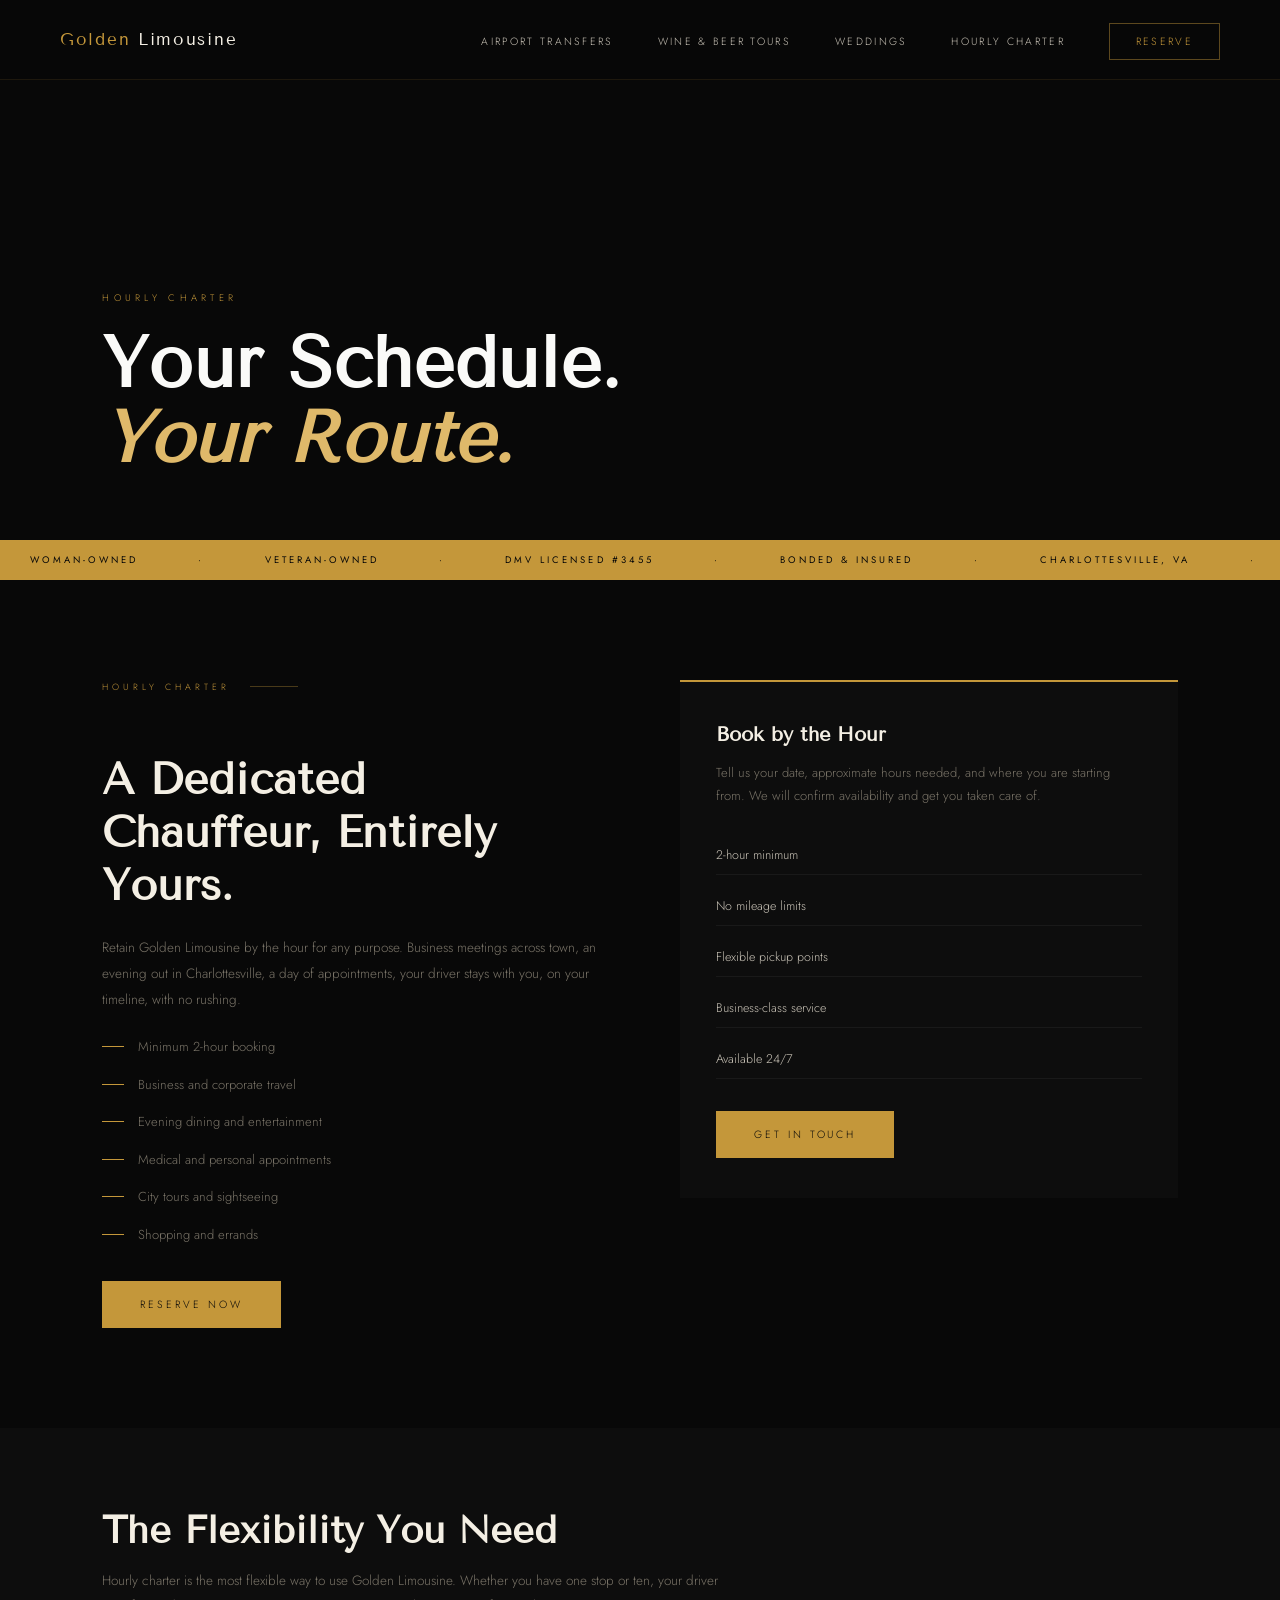
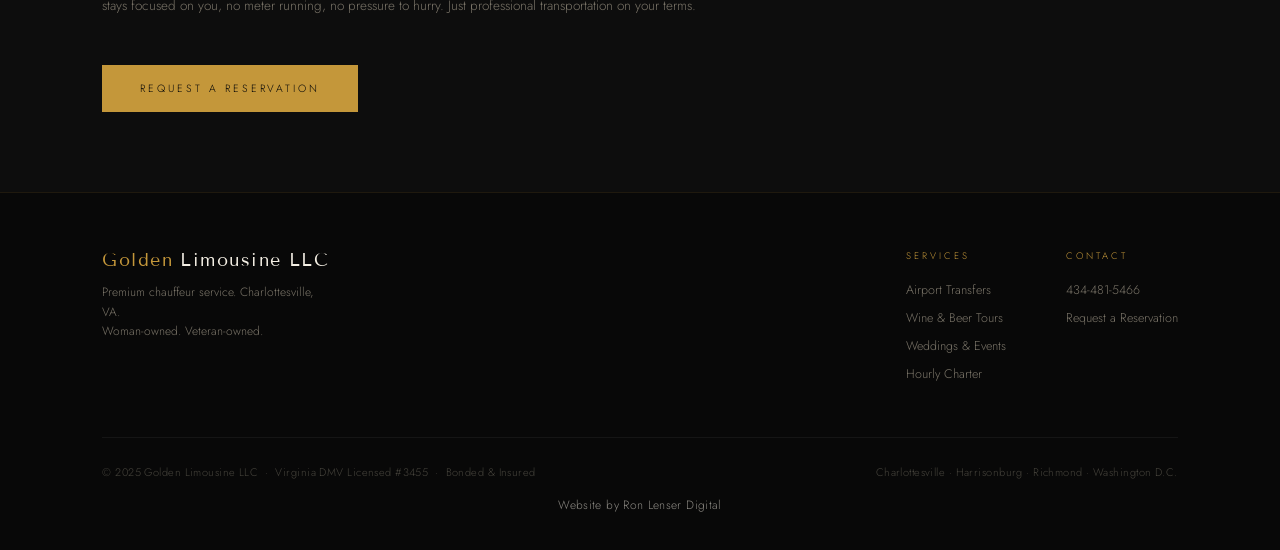
<file: hourly-charter.html>
<!DOCTYPE html>
<html lang="en">
<head>
<meta charset="UTF-8">
<meta name="viewport" content="width=device-width, initial-scale=1.0">
<title>Hourly Charter Service Charlottesville VA | Golden Limousine LLC</title>
<meta name="description" content="Retain a private chauffeur by the hour in Charlottesville, VA. Business meetings, city tours, shopping, evenings out, your schedule, your route.">
<link rel="preconnect" href="https://fonts.googleapis.com"><link rel="preconnect" href="https://fonts.gstatic.com" crossorigin><link href="https://fonts.googleapis.com/css2?family=Tenor+Sans&family=Jost:wght@200;300;400;500&display=swap" rel="stylesheet">
<style>
*,*::before,*::after{margin:0;padding:0;box-sizing:border-box}
:root{--black:#080808;--deep:#0D0D0D;--gold:#C4973A;--gold2:#DFB96A;--cream:#F4EFE4;--gray:#7A7468;--light:#C8C2B6;--white:#FAFAF8}
html{scroll-behavior:smooth}
body{background:var(--black);color:var(--cream);font-family:'Jost',sans-serif;font-weight:300;overflow-x:hidden}
nav{position:fixed;top:0;left:0;right:0;z-index:100;display:flex;align-items:center;justify-content:space-between;padding:28px 60px;transition:all 0.4s ease;background:rgba(8,8,8,0.95);backdrop-filter:blur(16px);border-bottom:1px solid rgba(196,151,58,0.12)}
.logo{font-family:'Tenor Sans',serif;font-size:17px;color:var(--cream);letter-spacing:0.1em;text-decoration:none}.logo span{color:var(--gold)}
.nav-links{display:flex;align-items:center;gap:44px;list-style:none}
.nav-links a{font-size:10.5px;letter-spacing:0.22em;text-transform:uppercase;color:var(--light);text-decoration:none;transition:color 0.3s}
.nav-links a:hover{color:var(--gold)}
.nav-reserve{color:var(--gold)!important;border:1px solid rgba(196,151,58,0.45);padding:10px 26px;transition:background 0.3s,color 0.3s!important}
.nav-reserve:hover{background:var(--gold);color:var(--black)!important}
.burger{display:none;flex-direction:column;gap:7px;cursor:pointer;background:none;border:none;padding:4px}
.burger span{width:26px;height:1px;background:var(--gold);display:block}
.mob-overlay{position:fixed;inset:0;background:rgba(0,0,0,0.6);z-index:9998;opacity:0;pointer-events:none;transition:opacity 0.4s ease}
.mob-overlay.open{opacity:1;pointer-events:all}
.mob-menu{display:none;position:fixed;inset:0;background:#080808;z-index:9999;flex-direction:column;justify-content:center;padding:0 10vw}
.mob-menu.open{display:flex}
.mob-menu a{font-family:'Tenor Sans',serif;font-size:clamp(28px,5vw,42px);color:var(--cream);text-decoration:none;padding:18px 0;border-bottom:1px solid rgba(255,255,255,0.06);display:block;transition:color 0.3s}
.mob-menu a:hover{color:var(--gold)}
.mob-close{position:absolute;top:28px;right:32px;background:none;border:none;color:var(--gray);font-size:28px;cursor:pointer;font-family:'Jost',sans-serif;font-weight:200;line-height:1}
.page-hero{position:relative;height:60vh;min-height:400px;display:flex;align-items:flex-end;overflow:hidden}
.page-hero-bg{position:absolute;inset:0;background-size:cover;background-position:center}
.page-hero-ov{position:absolute;inset:0;background:linear-gradient(120deg,rgba(8,8,8,0.88) 0%,rgba(8,8,8,0.5) 100%)}
.page-hero-ov2{position:absolute;bottom:0;left:0;right:0;height:200px;background:linear-gradient(to top,var(--black),transparent)}
.page-hero-body{position:relative;z-index:2;padding:0 8vw 64px}
.page-eyebrow{font-size:9.5px;letter-spacing:0.45em;text-transform:uppercase;color:var(--gold);margin-bottom:20px}
.page-h1{font-family:'Tenor Sans',serif;font-size:clamp(36px,6vw,72px);color:var(--white);line-height:1.05}
.page-h1 em{font-style:italic;color:var(--gold2)}
.sec-label{font-size:9px;letter-spacing:0.45em;text-transform:uppercase;color:var(--gold);margin-bottom:60px;display:flex;align-items:center;gap:20px}
.sec-label::after{content:'';flex:none;width:48px;height:1px;background:var(--gold);opacity:0.35}
.content-section{padding:100px 8vw;background:var(--black)}
.content-grid{display:grid;grid-template-columns:1fr 1fr;gap:80px;align-items:start}
.content-h{font-family:'Tenor Sans',serif;font-size:clamp(26px,3.5vw,44px);color:var(--cream);line-height:1.2;margin-bottom:24px}
.content-p{font-size:13.5px;color:var(--gray);line-height:1.9;margin-bottom:24px}
.content-pts{list-style:none;display:flex;flex-direction:column;gap:16px;margin-bottom:36px}
.content-pts li{display:flex;align-items:flex-start;gap:14px;font-size:13px;color:var(--gray);line-height:1.65}
.content-pts li::before{content:'';width:22px;height:1px;background:var(--gold);flex-shrink:0;margin-top:10px}
.btn-gold{font-size:10.5px;letter-spacing:0.28em;text-transform:uppercase;color:var(--black);background:var(--gold);padding:16px 38px;text-decoration:none;transition:background 0.3s,transform 0.25s;display:inline-block}
.btn-gold:hover{background:var(--gold2);transform:translateY(-2px)}
.sidebar-card{background:var(--deep);border-top:2px solid var(--gold);padding:40px 36px}
.sidebar-card-h{font-family:'Tenor Sans',serif;font-size:20px;color:var(--cream);margin-bottom:16px}
.sidebar-card-p{font-size:13px;color:var(--gray);line-height:1.75;margin-bottom:28px}
.detail-list{list-style:none;display:flex;flex-direction:column;gap:12px;margin-bottom:32px}
.detail-list li{font-size:12.5px;color:var(--light);padding:10px 0;border-bottom:1px solid rgba(255,255,255,0.05)}
.alt-section{background:var(--deep);padding:80px 8vw}
.alt-h{font-family:'Tenor Sans',serif;font-size:clamp(24px,3vw,38px);color:var(--cream);margin-bottom:16px}
.alt-p{font-size:13.5px;color:var(--gray);line-height:1.85;max-width:640px}
.mq{background:var(--gold);height:40px;display:flex;align-items:center;overflow:hidden}
.mq-track{display:flex;white-space:nowrap;animation:mq 22s linear infinite}
.mq-track span{font-size:9.5px;letter-spacing:0.32em;text-transform:uppercase;color:var(--black);padding:0 30px;font-weight:400}
@keyframes mq{from{transform:translateX(0)}to{transform:translateX(-50%)}}
footer{background:var(--black);border-top:1px solid rgba(196,151,58,0.12);padding:56px 8vw 32px}
.ft-top{display:flex;justify-content:space-between;align-items:flex-start;padding-bottom:44px;border-bottom:1px solid rgba(255,255,255,0.05);gap:48px}
.ft-logo{font-family:'Tenor Sans',serif;font-size:18px;color:var(--cream);text-decoration:none;display:block;margin-bottom:12px;letter-spacing:0.08em}.ft-logo span{color:var(--gold)}
.ft-tag{font-size:12px;color:var(--gray);line-height:1.65;max-width:220px}
.ft-nav{display:flex;gap:60px}
.ft-col-h{font-size:9.5px;letter-spacing:0.32em;text-transform:uppercase;color:var(--gold);margin-bottom:18px}
.ft-col a{display:block;font-size:12.5px;color:var(--gray);text-decoration:none;margin-bottom:10px;transition:color 0.3s}
.ft-col a:hover{color:var(--cream)}
.ft-bot{padding-top:26px;display:flex;justify-content:space-between;align-items:center;gap:20px;flex-wrap:wrap}
.ft-copy{font-size:11px;color:rgba(122,116,104,0.55);letter-spacing:0.04em}
.reveal{opacity:0;transform:translateY(26px);transition:opacity 0.8s ease,transform 0.8s ease}
.reveal.visible{opacity:1;transform:none}
.d1{transition-delay:0.1s}.d2{transition-delay:0.2s}
@media(max-width:768px){
nav{padding:20px 24px}.nav-links{display:none}.burger{display:flex}
.page-hero{height:50vh}.page-hero-body{padding:0 24px 48px}
.content-section{padding:72px 24px}.content-grid{grid-template-columns:1fr;gap:48px}
.alt-section{padding:60px 24px}
footer{padding:48px 24px 28px}.ft-top{flex-direction:column}.ft-nav{flex-direction:column;gap:32px}.ft-bot{flex-direction:column;align-items:flex-start}}
</style>
</head>
<body>
<nav>
  <a href="index.html" class="logo"><span>Golden</span> Limousine</a>
  <ul class="nav-links">
    <li><a href="airport-transfers.html">Airport Transfers</a></li>
    <li><a href="wine-beer-tours.html">Wine &amp; Beer Tours</a></li>
    <li><a href="wedding-event.html">Weddings</a></li>
    <li><a href="hourly-charter.html">Hourly Charter</a></li>
    <li><a href="contact.html" class="nav-reserve">Reserve</a></li>
  </ul>
  <button class="burger" onclick="openM()" aria-label="Menu"><span></span><span></span></button>
</nav>
<div class="mob-overlay" id="mobOverlay" onclick="closeM()"></div>
<div class="mob-menu" id="mob">
  <button class="mob-close" onclick="closeM()">&#x2715;</button>
  <a href="index.html" onclick="closeM()">Home</a>
  <a href="airport-transfers.html" onclick="closeM()">Airport Transfers</a>
  <a href="wine-beer-tours.html" onclick="closeM()">Wine &amp; Beer Tours</a>
  <a href="wedding-event.html" onclick="closeM()">Weddings &amp; Events</a>
  <a href="hourly-charter.html" onclick="closeM()">Hourly Charter</a>
  <a href="contact.html" onclick="closeM()">Reserve a Ride</a>
</div>
<section class="page-hero">
  <div class="page-hero-bg" style="background-image:url('https://images.pexels.com/photos/316093/pexels-photo-316093.jpeg?auto=compress&cs=tinysrgb&w=1920')"></div>
  <div class="page-hero-ov"></div>
  <div class="page-hero-ov2"></div>
  <div class="page-hero-body">
    <p class="page-eyebrow">Hourly Charter</p>
    <h1 class="page-h1">Your Schedule.<br><em>Your Route.</em></h1>
  </div>
</section>
<div class="mq"><div class="mq-track">
<span>Woman-Owned</span><span>&middot;</span><span>Veteran-Owned</span><span>&middot;</span><span>DMV Licensed #3455</span><span>&middot;</span><span>Bonded &amp; Insured</span><span>&middot;</span><span>Charlottesville, VA</span><span>&middot;</span>
<span>Woman-Owned</span><span>&middot;</span><span>Veteran-Owned</span><span>&middot;</span><span>DMV Licensed #3455</span><span>&middot;</span><span>Bonded &amp; Insured</span><span>&middot;</span><span>Charlottesville, VA</span><span>&middot;</span>
<span>Woman-Owned</span><span>&middot;</span><span>Veteran-Owned</span><span>&middot;</span><span>DMV Licensed #3455</span><span>&middot;</span><span>Bonded &amp; Insured</span><span>&middot;</span><span>Charlottesville, VA</span><span>&middot;</span>
<span>Woman-Owned</span><span>&middot;</span><span>Veteran-Owned</span><span>&middot;</span><span>DMV Licensed #3455</span><span>&middot;</span><span>Bonded &amp; Insured</span><span>&middot;</span><span>Charlottesville, VA</span><span>&middot;</span>
</div></div>
<section class="content-section">
  <div class="content-grid">
    <div>
      <div class="sec-label reveal">Hourly Charter</div>
      <h2 class="content-h reveal">A Dedicated Chauffeur, Entirely Yours.</h2>
      <p class="content-p reveal">Retain Golden Limousine by the hour for any purpose. Business meetings across town, an evening out in Charlottesville, a day of appointments, your driver stays with you, on your timeline, with no rushing.</p>
      <ul class="content-pts reveal">
        <li>Minimum 2-hour booking</li><li>Business and corporate travel</li><li>Evening dining and entertainment</li><li>Medical and personal appointments</li><li>City tours and sightseeing</li><li>Shopping and errands</li>
      </ul>
      <a href="contact.html" class="btn-gold reveal">Reserve Now</a>
    </div>
    <div class="sidebar-card reveal d1">
      <h3 class="sidebar-card-h">Book by the Hour</h3>
      <p class="sidebar-card-p">Tell us your date, approximate hours needed, and where you are starting from. We will confirm availability and get you taken care of.</p>
      <ul class="detail-list">
        <li>2-hour minimum</li><li>No mileage limits</li><li>Flexible pickup points</li><li>Business-class service</li><li>Available 24/7</li>
      </ul>
      <a href="contact.html" class="btn-gold">Get in Touch</a>
    </div>
  </div>
</section>
<section class="alt-section reveal">
  <h2 class="alt-h">The Flexibility You Need</h2>
  <p class="alt-p">Hourly charter is the most flexible way to use Golden Limousine. Whether you have one stop or ten, your driver stays focused on you, no meter running, no pressure to hurry. Just professional transportation on your terms.</p>
  <br><br>
  <a href="contact.html" class="btn-gold">Request a Reservation</a>
</section>
<footer>
  <div class="ft-top">
    <div><a href="index.html" class="ft-logo"><span>Golden</span> Limousine LLC</a><p class="ft-tag">Premium chauffeur service. Charlottesville, VA.<br>Woman-owned. Veteran-owned.</p></div>
    <div class="ft-nav">
      <div class="ft-col"><div class="ft-col-h">Services</div><a href="airport-transfers.html">Airport Transfers</a><a href="wine-beer-tours.html">Wine &amp; Beer Tours</a><a href="wedding-event.html">Weddings &amp; Events</a><a href="hourly-charter.html">Hourly Charter</a></div>
      <div class="ft-col"><div class="ft-col-h">Contact</div><a href="tel:4344815466">434-481-5466</a><a href="contact.html">Request a Reservation</a></div>
    </div>
  </div>
  <div class="ft-bot"><p class="ft-copy">&copy; 2025 Golden Limousine LLC &nbsp;&middot;&nbsp; Virginia DMV Licensed #3455 &nbsp;&middot;&nbsp; Bonded &amp; Insured</p><p class="ft-copy">Charlottesville &middot; Harrisonburg &middot; Richmond &middot; Washington D.C.</p></div>

<div style="text-align:center;padding:16px 0 4px;font-size:12px;opacity:.55;letter-spacing:.03em;"><a href="https://ronlenserdigital.com" target="_blank" rel="noopener" style="color:inherit;text-decoration:none;">Website by Ron Lenser Digital</a></div>
</footer>
<script>
function openM(){document.getElementById('mob').classList.add('open');document.getElementById('mobOverlay').classList.add('open');document.body.style.overflow='hidden'}
function closeM(){document.getElementById('mob').classList.remove('open');document.getElementById('mobOverlay').classList.remove('open');document.body.style.overflow=''}
const obs=new IntersectionObserver(es=>es.forEach(e=>{if(e.isIntersecting){e.target.classList.add('visible');obs.unobserve(e.target)}}),{threshold:0.1});
document.querySelectorAll('.reveal').forEach(el=>obs.observe(el));
</script>
</body>
</html>
</file>
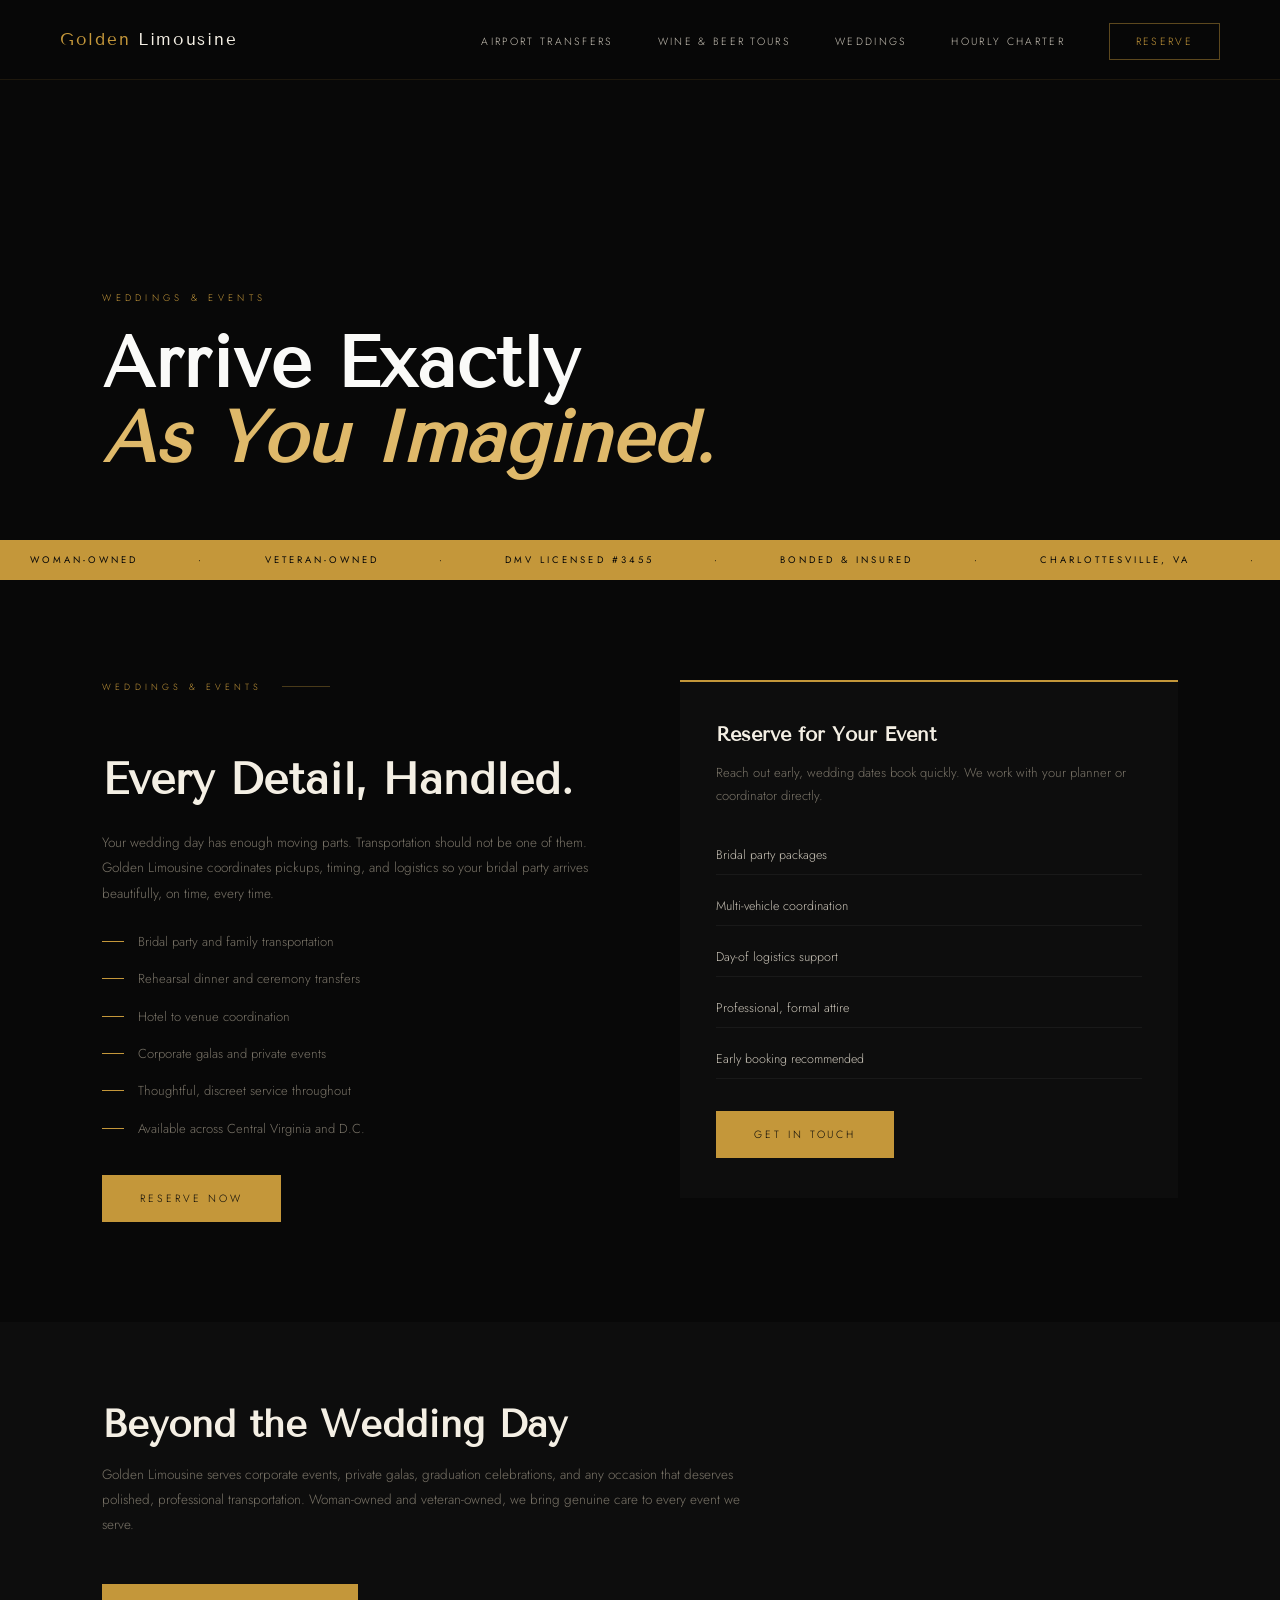
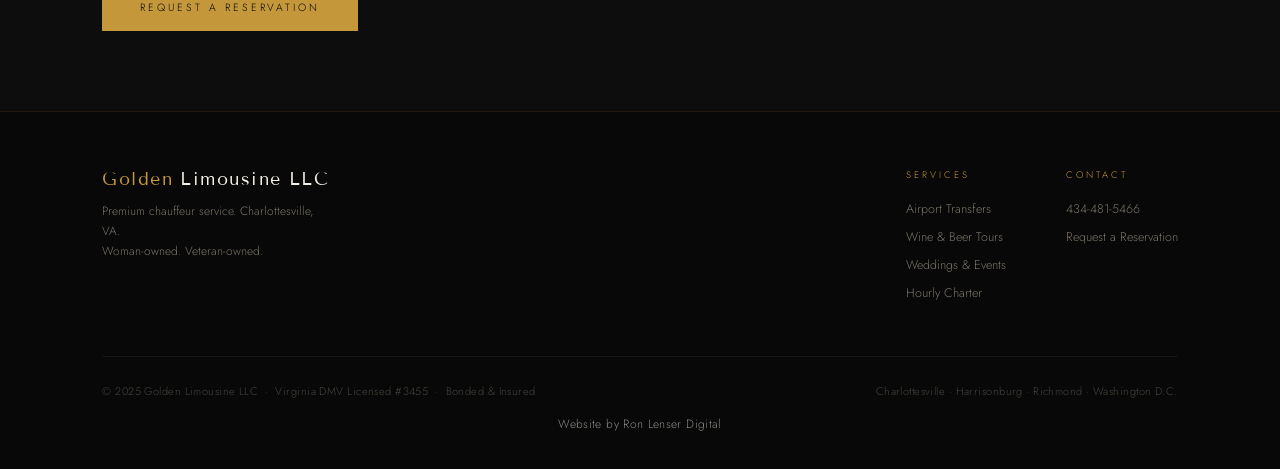
<file: wedding-event.html>
<!DOCTYPE html>
<html lang="en">
<head>
<meta charset="UTF-8">
<meta name="viewport" content="width=device-width, initial-scale=1.0">
<title>Wedding Transportation Charlottesville VA | Golden Limousine LLC</title>
<meta name="description" content="Luxury wedding and event transportation in Charlottesville, VA. Bridal party transfers, rehearsal dinners, corporate galas. Woman-owned chauffeur service.">
<link rel="preconnect" href="https://fonts.googleapis.com"><link rel="preconnect" href="https://fonts.gstatic.com" crossorigin><link href="https://fonts.googleapis.com/css2?family=Tenor+Sans&family=Jost:wght@200;300;400;500&display=swap" rel="stylesheet">
<style>
*,*::before,*::after{margin:0;padding:0;box-sizing:border-box}
:root{--black:#080808;--deep:#0D0D0D;--gold:#C4973A;--gold2:#DFB96A;--cream:#F4EFE4;--gray:#7A7468;--light:#C8C2B6;--white:#FAFAF8}
html{scroll-behavior:smooth}
body{background:var(--black);color:var(--cream);font-family:'Jost',sans-serif;font-weight:300;overflow-x:hidden}
nav{position:fixed;top:0;left:0;right:0;z-index:100;display:flex;align-items:center;justify-content:space-between;padding:28px 60px;transition:all 0.4s ease;background:rgba(8,8,8,0.95);backdrop-filter:blur(16px);border-bottom:1px solid rgba(196,151,58,0.12)}
.logo{font-family:'Tenor Sans',serif;font-size:17px;color:var(--cream);letter-spacing:0.1em;text-decoration:none}.logo span{color:var(--gold)}
.nav-links{display:flex;align-items:center;gap:44px;list-style:none}
.nav-links a{font-size:10.5px;letter-spacing:0.22em;text-transform:uppercase;color:var(--light);text-decoration:none;transition:color 0.3s}
.nav-links a:hover{color:var(--gold)}
.nav-reserve{color:var(--gold)!important;border:1px solid rgba(196,151,58,0.45);padding:10px 26px;transition:background 0.3s,color 0.3s!important}
.nav-reserve:hover{background:var(--gold);color:var(--black)!important}
.burger{display:none;flex-direction:column;gap:7px;cursor:pointer;background:none;border:none;padding:4px}
.burger span{width:26px;height:1px;background:var(--gold);display:block}
.mob-overlay{position:fixed;inset:0;background:rgba(0,0,0,0.6);z-index:9998;opacity:0;pointer-events:none;transition:opacity 0.4s ease}
.mob-overlay.open{opacity:1;pointer-events:all}
.mob-menu{display:none;position:fixed;inset:0;background:#080808;z-index:9999;flex-direction:column;justify-content:center;padding:0 10vw}
.mob-menu.open{display:flex}
.mob-menu a{font-family:'Tenor Sans',serif;font-size:clamp(28px,5vw,42px);color:var(--cream);text-decoration:none;padding:18px 0;border-bottom:1px solid rgba(255,255,255,0.06);display:block;transition:color 0.3s}
.mob-menu a:hover{color:var(--gold)}
.mob-close{position:absolute;top:28px;right:32px;background:none;border:none;color:var(--gray);font-size:28px;cursor:pointer;font-family:'Jost',sans-serif;font-weight:200;line-height:1}
.page-hero{position:relative;height:60vh;min-height:400px;display:flex;align-items:flex-end;overflow:hidden}
.page-hero-bg{position:absolute;inset:0;background-size:cover;background-position:center}
.page-hero-ov{position:absolute;inset:0;background:linear-gradient(120deg,rgba(8,8,8,0.88) 0%,rgba(8,8,8,0.5) 100%)}
.page-hero-ov2{position:absolute;bottom:0;left:0;right:0;height:200px;background:linear-gradient(to top,var(--black),transparent)}
.page-hero-body{position:relative;z-index:2;padding:0 8vw 64px}
.page-eyebrow{font-size:9.5px;letter-spacing:0.45em;text-transform:uppercase;color:var(--gold);margin-bottom:20px}
.page-h1{font-family:'Tenor Sans',serif;font-size:clamp(36px,6vw,72px);color:var(--white);line-height:1.05}
.page-h1 em{font-style:italic;color:var(--gold2)}
.sec-label{font-size:9px;letter-spacing:0.45em;text-transform:uppercase;color:var(--gold);margin-bottom:60px;display:flex;align-items:center;gap:20px}
.sec-label::after{content:'';flex:none;width:48px;height:1px;background:var(--gold);opacity:0.35}
.content-section{padding:100px 8vw;background:var(--black)}
.content-grid{display:grid;grid-template-columns:1fr 1fr;gap:80px;align-items:start}
.content-h{font-family:'Tenor Sans',serif;font-size:clamp(26px,3.5vw,44px);color:var(--cream);line-height:1.2;margin-bottom:24px}
.content-p{font-size:13.5px;color:var(--gray);line-height:1.9;margin-bottom:24px}
.content-pts{list-style:none;display:flex;flex-direction:column;gap:16px;margin-bottom:36px}
.content-pts li{display:flex;align-items:flex-start;gap:14px;font-size:13px;color:var(--gray);line-height:1.65}
.content-pts li::before{content:'';width:22px;height:1px;background:var(--gold);flex-shrink:0;margin-top:10px}
.btn-gold{font-size:10.5px;letter-spacing:0.28em;text-transform:uppercase;color:var(--black);background:var(--gold);padding:16px 38px;text-decoration:none;transition:background 0.3s,transform 0.25s;display:inline-block}
.btn-gold:hover{background:var(--gold2);transform:translateY(-2px)}
.sidebar-card{background:var(--deep);border-top:2px solid var(--gold);padding:40px 36px}
.sidebar-card-h{font-family:'Tenor Sans',serif;font-size:20px;color:var(--cream);margin-bottom:16px}
.sidebar-card-p{font-size:13px;color:var(--gray);line-height:1.75;margin-bottom:28px}
.detail-list{list-style:none;display:flex;flex-direction:column;gap:12px;margin-bottom:32px}
.detail-list li{font-size:12.5px;color:var(--light);padding:10px 0;border-bottom:1px solid rgba(255,255,255,0.05)}
.alt-section{background:var(--deep);padding:80px 8vw}
.alt-h{font-family:'Tenor Sans',serif;font-size:clamp(24px,3vw,38px);color:var(--cream);margin-bottom:16px}
.alt-p{font-size:13.5px;color:var(--gray);line-height:1.85;max-width:640px}
.mq{background:var(--gold);height:40px;display:flex;align-items:center;overflow:hidden}
.mq-track{display:flex;white-space:nowrap;animation:mq 22s linear infinite}
.mq-track span{font-size:9.5px;letter-spacing:0.32em;text-transform:uppercase;color:var(--black);padding:0 30px;font-weight:400}
@keyframes mq{from{transform:translateX(0)}to{transform:translateX(-50%)}}
footer{background:var(--black);border-top:1px solid rgba(196,151,58,0.12);padding:56px 8vw 32px}
.ft-top{display:flex;justify-content:space-between;align-items:flex-start;padding-bottom:44px;border-bottom:1px solid rgba(255,255,255,0.05);gap:48px}
.ft-logo{font-family:'Tenor Sans',serif;font-size:18px;color:var(--cream);text-decoration:none;display:block;margin-bottom:12px;letter-spacing:0.08em}.ft-logo span{color:var(--gold)}
.ft-tag{font-size:12px;color:var(--gray);line-height:1.65;max-width:220px}
.ft-nav{display:flex;gap:60px}
.ft-col-h{font-size:9.5px;letter-spacing:0.32em;text-transform:uppercase;color:var(--gold);margin-bottom:18px}
.ft-col a{display:block;font-size:12.5px;color:var(--gray);text-decoration:none;margin-bottom:10px;transition:color 0.3s}
.ft-col a:hover{color:var(--cream)}
.ft-bot{padding-top:26px;display:flex;justify-content:space-between;align-items:center;gap:20px;flex-wrap:wrap}
.ft-copy{font-size:11px;color:rgba(122,116,104,0.55);letter-spacing:0.04em}
.reveal{opacity:0;transform:translateY(26px);transition:opacity 0.8s ease,transform 0.8s ease}
.reveal.visible{opacity:1;transform:none}
.d1{transition-delay:0.1s}.d2{transition-delay:0.2s}
@media(max-width:768px){
nav{padding:20px 24px}.nav-links{display:none}.burger{display:flex}
.page-hero{height:50vh}.page-hero-body{padding:0 24px 48px}
.content-section{padding:72px 24px}.content-grid{grid-template-columns:1fr;gap:48px}
.alt-section{padding:60px 24px}
footer{padding:48px 24px 28px}.ft-top{flex-direction:column}.ft-nav{flex-direction:column;gap:32px}.ft-bot{flex-direction:column;align-items:flex-start}}
</style>
</head>
<body>
<nav>
  <a href="index.html" class="logo"><span>Golden</span> Limousine</a>
  <ul class="nav-links">
    <li><a href="airport-transfers.html">Airport Transfers</a></li>
    <li><a href="wine-beer-tours.html">Wine &amp; Beer Tours</a></li>
    <li><a href="wedding-event.html">Weddings</a></li>
    <li><a href="hourly-charter.html">Hourly Charter</a></li>
    <li><a href="contact.html" class="nav-reserve">Reserve</a></li>
  </ul>
  <button class="burger" onclick="openM()" aria-label="Menu"><span></span><span></span></button>
</nav>
<div class="mob-overlay" id="mobOverlay" onclick="closeM()"></div>
<div class="mob-menu" id="mob">
  <button class="mob-close" onclick="closeM()">&#x2715;</button>
  <a href="index.html" onclick="closeM()">Home</a>
  <a href="airport-transfers.html" onclick="closeM()">Airport Transfers</a>
  <a href="wine-beer-tours.html" onclick="closeM()">Wine &amp; Beer Tours</a>
  <a href="wedding-event.html" onclick="closeM()">Weddings &amp; Events</a>
  <a href="hourly-charter.html" onclick="closeM()">Hourly Charter</a>
  <a href="contact.html" onclick="closeM()">Reserve a Ride</a>
</div>
<section class="page-hero">
  <div class="page-hero-bg" style="background-image:url('https://images.pexels.com/photos/1024993/pexels-photo-1024993.jpeg?auto=compress&cs=tinysrgb&w=1920')"></div>
  <div class="page-hero-ov"></div>
  <div class="page-hero-ov2"></div>
  <div class="page-hero-body">
    <p class="page-eyebrow">Weddings & Events</p>
    <h1 class="page-h1">Arrive Exactly<br><em>As You Imagined.</em></h1>
  </div>
</section>
<div class="mq"><div class="mq-track">
<span>Woman-Owned</span><span>&middot;</span><span>Veteran-Owned</span><span>&middot;</span><span>DMV Licensed #3455</span><span>&middot;</span><span>Bonded &amp; Insured</span><span>&middot;</span><span>Charlottesville, VA</span><span>&middot;</span>
<span>Woman-Owned</span><span>&middot;</span><span>Veteran-Owned</span><span>&middot;</span><span>DMV Licensed #3455</span><span>&middot;</span><span>Bonded &amp; Insured</span><span>&middot;</span><span>Charlottesville, VA</span><span>&middot;</span>
<span>Woman-Owned</span><span>&middot;</span><span>Veteran-Owned</span><span>&middot;</span><span>DMV Licensed #3455</span><span>&middot;</span><span>Bonded &amp; Insured</span><span>&middot;</span><span>Charlottesville, VA</span><span>&middot;</span>
<span>Woman-Owned</span><span>&middot;</span><span>Veteran-Owned</span><span>&middot;</span><span>DMV Licensed #3455</span><span>&middot;</span><span>Bonded &amp; Insured</span><span>&middot;</span><span>Charlottesville, VA</span><span>&middot;</span>
</div></div>
<section class="content-section">
  <div class="content-grid">
    <div>
      <div class="sec-label reveal">Weddings & Events</div>
      <h2 class="content-h reveal">Every Detail, Handled.</h2>
      <p class="content-p reveal">Your wedding day has enough moving parts. Transportation should not be one of them. Golden Limousine coordinates pickups, timing, and logistics so your bridal party arrives beautifully, on time, every time.</p>
      <ul class="content-pts reveal">
        <li>Bridal party and family transportation</li><li>Rehearsal dinner and ceremony transfers</li><li>Hotel to venue coordination</li><li>Corporate galas and private events</li><li>Thoughtful, discreet service throughout</li><li>Available across Central Virginia and D.C.</li>
      </ul>
      <a href="contact.html" class="btn-gold reveal">Reserve Now</a>
    </div>
    <div class="sidebar-card reveal d1">
      <h3 class="sidebar-card-h">Reserve for Your Event</h3>
      <p class="sidebar-card-p">Reach out early, wedding dates book quickly. We work with your planner or coordinator directly.</p>
      <ul class="detail-list">
        <li>Bridal party packages</li><li>Multi-vehicle coordination</li><li>Day-of logistics support</li><li>Professional, formal attire</li><li>Early booking recommended</li>
      </ul>
      <a href="contact.html" class="btn-gold">Get in Touch</a>
    </div>
  </div>
</section>
<section class="alt-section reveal">
  <h2 class="alt-h">Beyond the Wedding Day</h2>
  <p class="alt-p">Golden Limousine serves corporate events, private galas, graduation celebrations, and any occasion that deserves polished, professional transportation. Woman-owned and veteran-owned, we bring genuine care to every event we serve.</p>
  <br><br>
  <a href="contact.html" class="btn-gold">Request a Reservation</a>
</section>
<footer>
  <div class="ft-top">
    <div><a href="index.html" class="ft-logo"><span>Golden</span> Limousine LLC</a><p class="ft-tag">Premium chauffeur service. Charlottesville, VA.<br>Woman-owned. Veteran-owned.</p></div>
    <div class="ft-nav">
      <div class="ft-col"><div class="ft-col-h">Services</div><a href="airport-transfers.html">Airport Transfers</a><a href="wine-beer-tours.html">Wine &amp; Beer Tours</a><a href="wedding-event.html">Weddings &amp; Events</a><a href="hourly-charter.html">Hourly Charter</a></div>
      <div class="ft-col"><div class="ft-col-h">Contact</div><a href="tel:4344815466">434-481-5466</a><a href="contact.html">Request a Reservation</a></div>
    </div>
  </div>
  <div class="ft-bot"><p class="ft-copy">&copy; 2025 Golden Limousine LLC &nbsp;&middot;&nbsp; Virginia DMV Licensed #3455 &nbsp;&middot;&nbsp; Bonded &amp; Insured</p><p class="ft-copy">Charlottesville &middot; Harrisonburg &middot; Richmond &middot; Washington D.C.</p></div>

<div style="text-align:center;padding:16px 0 4px;font-size:12px;opacity:.55;letter-spacing:.03em;"><a href="https://ronlenserdigital.com" target="_blank" rel="noopener" style="color:inherit;text-decoration:none;">Website by Ron Lenser Digital</a></div>
</footer>
<script>
function openM(){document.getElementById('mob').classList.add('open');document.getElementById('mobOverlay').classList.add('open');document.body.style.overflow='hidden'}
function closeM(){document.getElementById('mob').classList.remove('open');document.getElementById('mobOverlay').classList.remove('open');document.body.style.overflow=''}
const obs=new IntersectionObserver(es=>es.forEach(e=>{if(e.isIntersecting){e.target.classList.add('visible');obs.unobserve(e.target)}}),{threshold:0.1});
document.querySelectorAll('.reveal').forEach(el=>obs.observe(el));
</script>
</body>
</html>
</file>
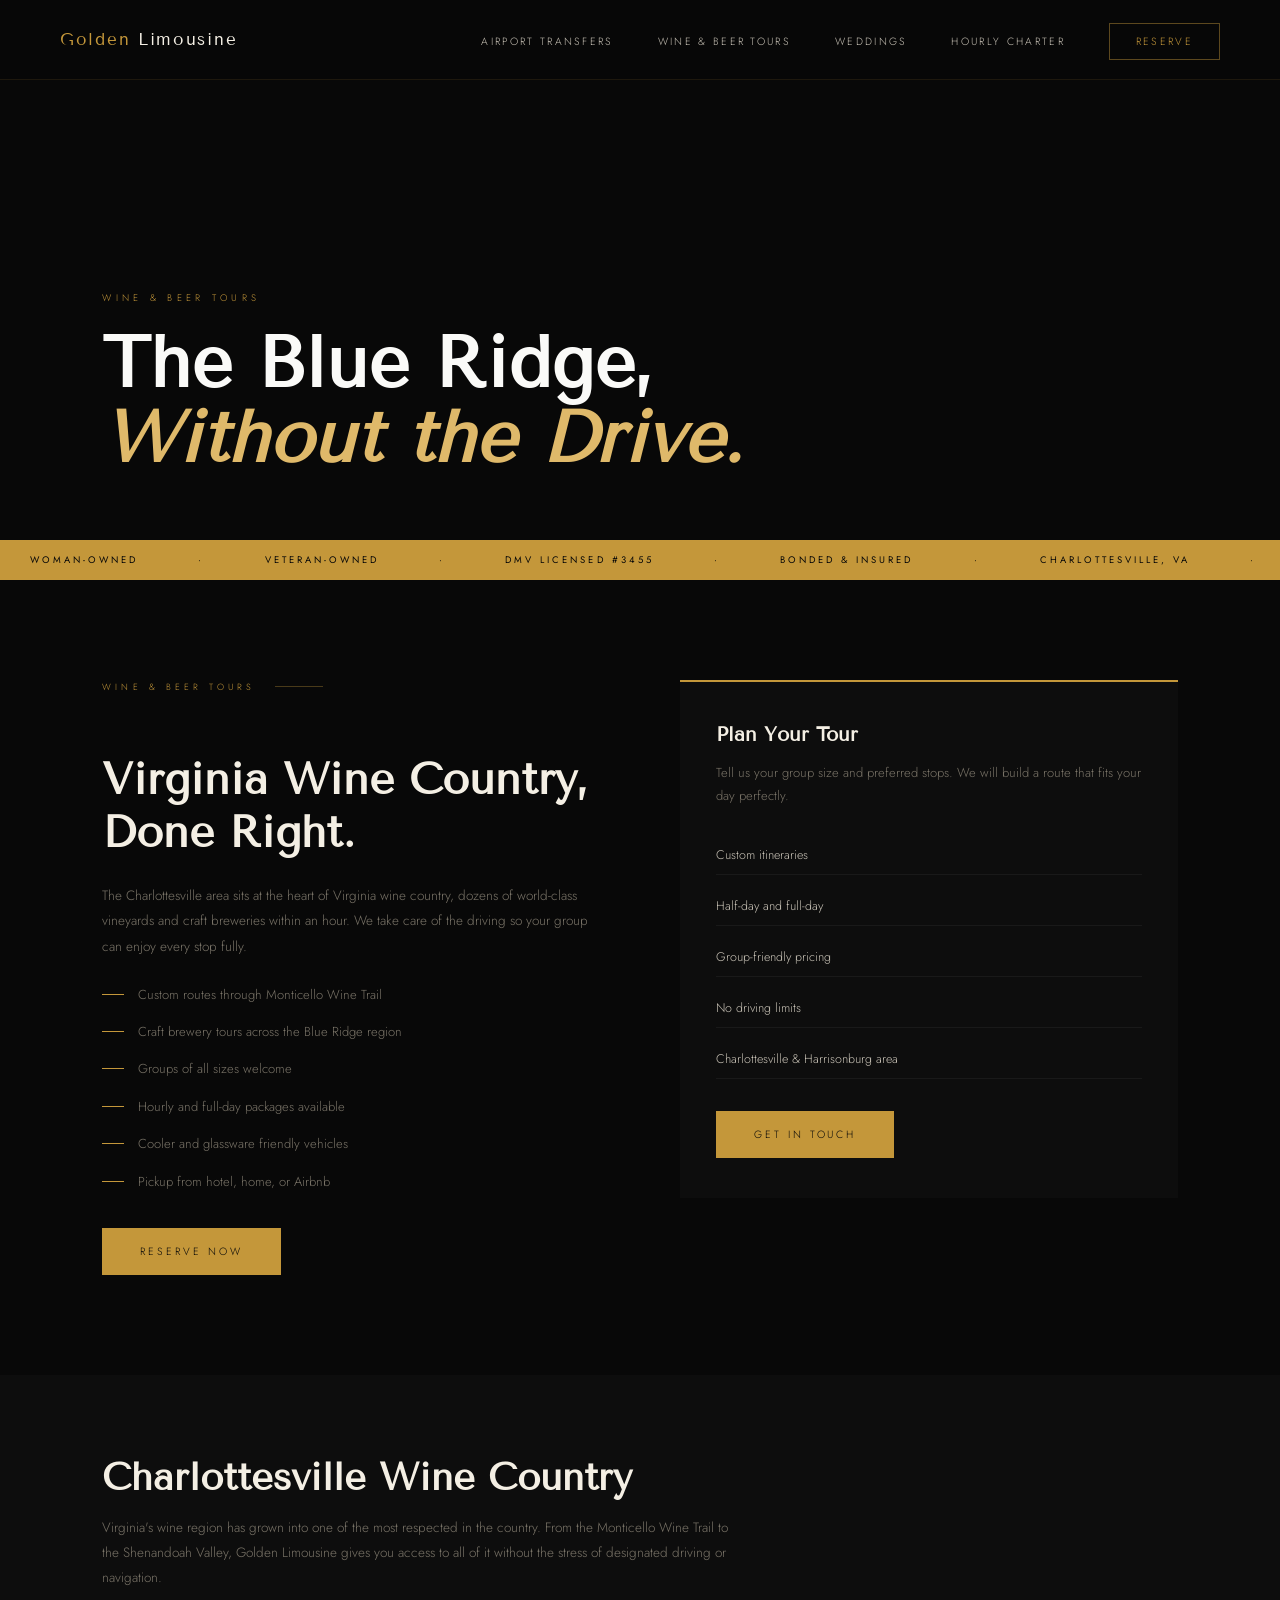
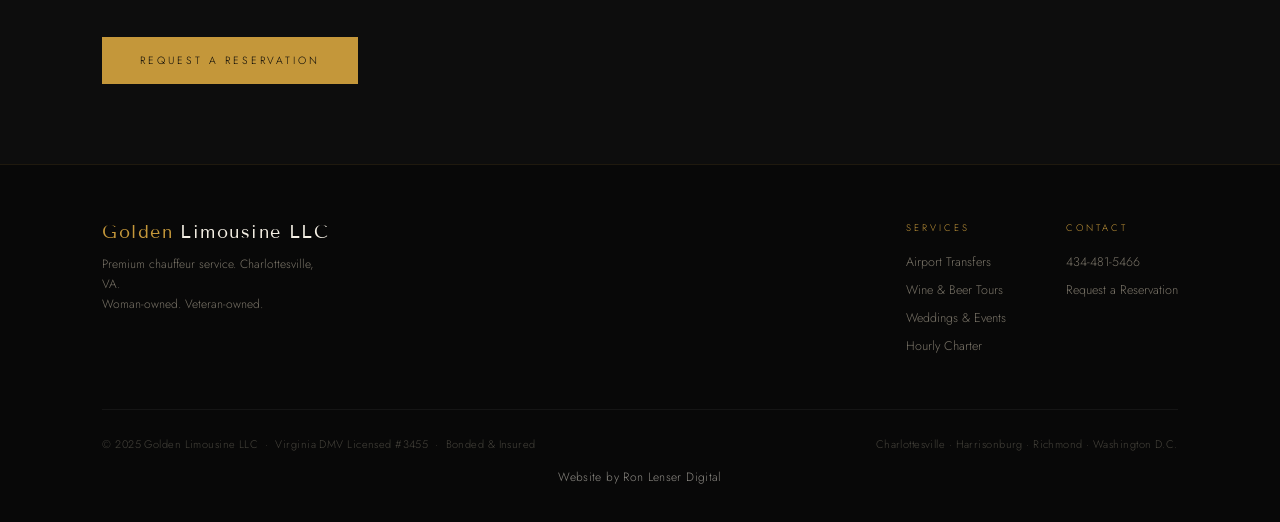
<file: wine-beer-tours.html>
<!DOCTYPE html>
<html lang="en">
<head>
<meta charset="UTF-8">
<meta name="viewport" content="width=device-width, initial-scale=1.0">
<title>Wine & Beer Tours Charlottesville VA | Golden Limousine LLC</title>
<meta name="description" content="Explore Virginia wine country and Blue Ridge breweries with a private chauffeur. Custom routes through Charlottesville, Harrisonburg and surrounding vineyards.">
<link rel="preconnect" href="https://fonts.googleapis.com"><link rel="preconnect" href="https://fonts.gstatic.com" crossorigin><link href="https://fonts.googleapis.com/css2?family=Tenor+Sans&family=Jost:wght@200;300;400;500&display=swap" rel="stylesheet">
<style>
*,*::before,*::after{margin:0;padding:0;box-sizing:border-box}
:root{--black:#080808;--deep:#0D0D0D;--gold:#C4973A;--gold2:#DFB96A;--cream:#F4EFE4;--gray:#7A7468;--light:#C8C2B6;--white:#FAFAF8}
html{scroll-behavior:smooth}
body{background:var(--black);color:var(--cream);font-family:'Jost',sans-serif;font-weight:300;overflow-x:hidden}
nav{position:fixed;top:0;left:0;right:0;z-index:100;display:flex;align-items:center;justify-content:space-between;padding:28px 60px;transition:all 0.4s ease;background:rgba(8,8,8,0.95);backdrop-filter:blur(16px);border-bottom:1px solid rgba(196,151,58,0.12)}
.logo{font-family:'Tenor Sans',serif;font-size:17px;color:var(--cream);letter-spacing:0.1em;text-decoration:none}.logo span{color:var(--gold)}
.nav-links{display:flex;align-items:center;gap:44px;list-style:none}
.nav-links a{font-size:10.5px;letter-spacing:0.22em;text-transform:uppercase;color:var(--light);text-decoration:none;transition:color 0.3s}
.nav-links a:hover{color:var(--gold)}
.nav-reserve{color:var(--gold)!important;border:1px solid rgba(196,151,58,0.45);padding:10px 26px;transition:background 0.3s,color 0.3s!important}
.nav-reserve:hover{background:var(--gold);color:var(--black)!important}
.burger{display:none;flex-direction:column;gap:7px;cursor:pointer;background:none;border:none;padding:4px}
.burger span{width:26px;height:1px;background:var(--gold);display:block}
.mob-overlay{position:fixed;inset:0;background:rgba(0,0,0,0.6);z-index:9998;opacity:0;pointer-events:none;transition:opacity 0.4s ease}
.mob-overlay.open{opacity:1;pointer-events:all}
.mob-menu{display:none;position:fixed;inset:0;background:#080808;z-index:9999;flex-direction:column;justify-content:center;padding:0 10vw}
.mob-menu.open{display:flex}
.mob-menu a{font-family:'Tenor Sans',serif;font-size:clamp(28px,5vw,42px);color:var(--cream);text-decoration:none;padding:18px 0;border-bottom:1px solid rgba(255,255,255,0.06);display:block;transition:color 0.3s}
.mob-menu a:hover{color:var(--gold)}
.mob-close{position:absolute;top:28px;right:32px;background:none;border:none;color:var(--gray);font-size:28px;cursor:pointer;font-family:'Jost',sans-serif;font-weight:200;line-height:1}
.page-hero{position:relative;height:60vh;min-height:400px;display:flex;align-items:flex-end;overflow:hidden}
.page-hero-bg{position:absolute;inset:0;background-size:cover;background-position:center}
.page-hero-ov{position:absolute;inset:0;background:linear-gradient(120deg,rgba(8,8,8,0.88) 0%,rgba(8,8,8,0.5) 100%)}
.page-hero-ov2{position:absolute;bottom:0;left:0;right:0;height:200px;background:linear-gradient(to top,var(--black),transparent)}
.page-hero-body{position:relative;z-index:2;padding:0 8vw 64px}
.page-eyebrow{font-size:9.5px;letter-spacing:0.45em;text-transform:uppercase;color:var(--gold);margin-bottom:20px}
.page-h1{font-family:'Tenor Sans',serif;font-size:clamp(36px,6vw,72px);color:var(--white);line-height:1.05}
.page-h1 em{font-style:italic;color:var(--gold2)}
.sec-label{font-size:9px;letter-spacing:0.45em;text-transform:uppercase;color:var(--gold);margin-bottom:60px;display:flex;align-items:center;gap:20px}
.sec-label::after{content:'';flex:none;width:48px;height:1px;background:var(--gold);opacity:0.35}
.content-section{padding:100px 8vw;background:var(--black)}
.content-grid{display:grid;grid-template-columns:1fr 1fr;gap:80px;align-items:start}
.content-h{font-family:'Tenor Sans',serif;font-size:clamp(26px,3.5vw,44px);color:var(--cream);line-height:1.2;margin-bottom:24px}
.content-p{font-size:13.5px;color:var(--gray);line-height:1.9;margin-bottom:24px}
.content-pts{list-style:none;display:flex;flex-direction:column;gap:16px;margin-bottom:36px}
.content-pts li{display:flex;align-items:flex-start;gap:14px;font-size:13px;color:var(--gray);line-height:1.65}
.content-pts li::before{content:'';width:22px;height:1px;background:var(--gold);flex-shrink:0;margin-top:10px}
.btn-gold{font-size:10.5px;letter-spacing:0.28em;text-transform:uppercase;color:var(--black);background:var(--gold);padding:16px 38px;text-decoration:none;transition:background 0.3s,transform 0.25s;display:inline-block}
.btn-gold:hover{background:var(--gold2);transform:translateY(-2px)}
.sidebar-card{background:var(--deep);border-top:2px solid var(--gold);padding:40px 36px}
.sidebar-card-h{font-family:'Tenor Sans',serif;font-size:20px;color:var(--cream);margin-bottom:16px}
.sidebar-card-p{font-size:13px;color:var(--gray);line-height:1.75;margin-bottom:28px}
.detail-list{list-style:none;display:flex;flex-direction:column;gap:12px;margin-bottom:32px}
.detail-list li{font-size:12.5px;color:var(--light);padding:10px 0;border-bottom:1px solid rgba(255,255,255,0.05)}
.alt-section{background:var(--deep);padding:80px 8vw}
.alt-h{font-family:'Tenor Sans',serif;font-size:clamp(24px,3vw,38px);color:var(--cream);margin-bottom:16px}
.alt-p{font-size:13.5px;color:var(--gray);line-height:1.85;max-width:640px}
.mq{background:var(--gold);height:40px;display:flex;align-items:center;overflow:hidden}
.mq-track{display:flex;white-space:nowrap;animation:mq 22s linear infinite}
.mq-track span{font-size:9.5px;letter-spacing:0.32em;text-transform:uppercase;color:var(--black);padding:0 30px;font-weight:400}
@keyframes mq{from{transform:translateX(0)}to{transform:translateX(-50%)}}
footer{background:var(--black);border-top:1px solid rgba(196,151,58,0.12);padding:56px 8vw 32px}
.ft-top{display:flex;justify-content:space-between;align-items:flex-start;padding-bottom:44px;border-bottom:1px solid rgba(255,255,255,0.05);gap:48px}
.ft-logo{font-family:'Tenor Sans',serif;font-size:18px;color:var(--cream);text-decoration:none;display:block;margin-bottom:12px;letter-spacing:0.08em}.ft-logo span{color:var(--gold)}
.ft-tag{font-size:12px;color:var(--gray);line-height:1.65;max-width:220px}
.ft-nav{display:flex;gap:60px}
.ft-col-h{font-size:9.5px;letter-spacing:0.32em;text-transform:uppercase;color:var(--gold);margin-bottom:18px}
.ft-col a{display:block;font-size:12.5px;color:var(--gray);text-decoration:none;margin-bottom:10px;transition:color 0.3s}
.ft-col a:hover{color:var(--cream)}
.ft-bot{padding-top:26px;display:flex;justify-content:space-between;align-items:center;gap:20px;flex-wrap:wrap}
.ft-copy{font-size:11px;color:rgba(122,116,104,0.55);letter-spacing:0.04em}
.reveal{opacity:0;transform:translateY(26px);transition:opacity 0.8s ease,transform 0.8s ease}
.reveal.visible{opacity:1;transform:none}
.d1{transition-delay:0.1s}.d2{transition-delay:0.2s}
@media(max-width:768px){
nav{padding:20px 24px}.nav-links{display:none}.burger{display:flex}
.page-hero{height:50vh}.page-hero-body{padding:0 24px 48px}
.content-section{padding:72px 24px}.content-grid{grid-template-columns:1fr;gap:48px}
.alt-section{padding:60px 24px}
footer{padding:48px 24px 28px}.ft-top{flex-direction:column}.ft-nav{flex-direction:column;gap:32px}.ft-bot{flex-direction:column;align-items:flex-start}}
</style>
</head>
<body>
<nav>
  <a href="index.html" class="logo"><span>Golden</span> Limousine</a>
  <ul class="nav-links">
    <li><a href="airport-transfers.html">Airport Transfers</a></li>
    <li><a href="wine-beer-tours.html">Wine &amp; Beer Tours</a></li>
    <li><a href="wedding-event.html">Weddings</a></li>
    <li><a href="hourly-charter.html">Hourly Charter</a></li>
    <li><a href="contact.html" class="nav-reserve">Reserve</a></li>
  </ul>
  <button class="burger" onclick="openM()" aria-label="Menu"><span></span><span></span></button>
</nav>
<div class="mob-overlay" id="mobOverlay" onclick="closeM()"></div>
<div class="mob-menu" id="mob">
  <button class="mob-close" onclick="closeM()">&#x2715;</button>
  <a href="index.html" onclick="closeM()">Home</a>
  <a href="airport-transfers.html" onclick="closeM()">Airport Transfers</a>
  <a href="wine-beer-tours.html" onclick="closeM()">Wine &amp; Beer Tours</a>
  <a href="wedding-event.html" onclick="closeM()">Weddings &amp; Events</a>
  <a href="hourly-charter.html" onclick="closeM()">Hourly Charter</a>
  <a href="contact.html" onclick="closeM()">Reserve a Ride</a>
</div>
<section class="page-hero">
  <div class="page-hero-bg" style="background-image:url('https://images.pexels.com/photos/1407846/pexels-photo-1407846.jpeg?auto=compress&cs=tinysrgb&w=1920')"></div>
  <div class="page-hero-ov"></div>
  <div class="page-hero-ov2"></div>
  <div class="page-hero-body">
    <p class="page-eyebrow">Wine & Beer Tours</p>
    <h1 class="page-h1">The Blue Ridge,<br><em>Without the Drive.</em></h1>
  </div>
</section>
<div class="mq"><div class="mq-track">
<span>Woman-Owned</span><span>&middot;</span><span>Veteran-Owned</span><span>&middot;</span><span>DMV Licensed #3455</span><span>&middot;</span><span>Bonded &amp; Insured</span><span>&middot;</span><span>Charlottesville, VA</span><span>&middot;</span>
<span>Woman-Owned</span><span>&middot;</span><span>Veteran-Owned</span><span>&middot;</span><span>DMV Licensed #3455</span><span>&middot;</span><span>Bonded &amp; Insured</span><span>&middot;</span><span>Charlottesville, VA</span><span>&middot;</span>
<span>Woman-Owned</span><span>&middot;</span><span>Veteran-Owned</span><span>&middot;</span><span>DMV Licensed #3455</span><span>&middot;</span><span>Bonded &amp; Insured</span><span>&middot;</span><span>Charlottesville, VA</span><span>&middot;</span>
<span>Woman-Owned</span><span>&middot;</span><span>Veteran-Owned</span><span>&middot;</span><span>DMV Licensed #3455</span><span>&middot;</span><span>Bonded &amp; Insured</span><span>&middot;</span><span>Charlottesville, VA</span><span>&middot;</span>
</div></div>
<section class="content-section">
  <div class="content-grid">
    <div>
      <div class="sec-label reveal">Wine & Beer Tours</div>
      <h2 class="content-h reveal">Virginia Wine Country, Done Right.</h2>
      <p class="content-p reveal">The Charlottesville area sits at the heart of Virginia wine country, dozens of world-class vineyards and craft breweries within an hour. We take care of the driving so your group can enjoy every stop fully.</p>
      <ul class="content-pts reveal">
        <li>Custom routes through Monticello Wine Trail</li><li>Craft brewery tours across the Blue Ridge region</li><li>Groups of all sizes welcome</li><li>Hourly and full-day packages available</li><li>Cooler and glassware friendly vehicles</li><li>Pickup from hotel, home, or Airbnb</li>
      </ul>
      <a href="contact.html" class="btn-gold reveal">Reserve Now</a>
    </div>
    <div class="sidebar-card reveal d1">
      <h3 class="sidebar-card-h">Plan Your Tour</h3>
      <p class="sidebar-card-p">Tell us your group size and preferred stops. We will build a route that fits your day perfectly.</p>
      <ul class="detail-list">
        <li>Custom itineraries</li><li>Half-day and full-day</li><li>Group-friendly pricing</li><li>No driving limits</li><li>Charlottesville &amp; Harrisonburg area</li>
      </ul>
      <a href="contact.html" class="btn-gold">Get in Touch</a>
    </div>
  </div>
</section>
<section class="alt-section reveal">
  <h2 class="alt-h">Charlottesville Wine Country</h2>
  <p class="alt-p">Virginia's wine region has grown into one of the most respected in the country. From the Monticello Wine Trail to the Shenandoah Valley, Golden Limousine gives you access to all of it without the stress of designated driving or navigation.</p>
  <br><br>
  <a href="contact.html" class="btn-gold">Request a Reservation</a>
</section>
<footer>
  <div class="ft-top">
    <div><a href="index.html" class="ft-logo"><span>Golden</span> Limousine LLC</a><p class="ft-tag">Premium chauffeur service. Charlottesville, VA.<br>Woman-owned. Veteran-owned.</p></div>
    <div class="ft-nav">
      <div class="ft-col"><div class="ft-col-h">Services</div><a href="airport-transfers.html">Airport Transfers</a><a href="wine-beer-tours.html">Wine &amp; Beer Tours</a><a href="wedding-event.html">Weddings &amp; Events</a><a href="hourly-charter.html">Hourly Charter</a></div>
      <div class="ft-col"><div class="ft-col-h">Contact</div><a href="tel:4344815466">434-481-5466</a><a href="contact.html">Request a Reservation</a></div>
    </div>
  </div>
  <div class="ft-bot"><p class="ft-copy">&copy; 2025 Golden Limousine LLC &nbsp;&middot;&nbsp; Virginia DMV Licensed #3455 &nbsp;&middot;&nbsp; Bonded &amp; Insured</p><p class="ft-copy">Charlottesville &middot; Harrisonburg &middot; Richmond &middot; Washington D.C.</p></div>

<div style="text-align:center;padding:16px 0 4px;font-size:12px;opacity:.55;letter-spacing:.03em;"><a href="https://ronlenserdigital.com" target="_blank" rel="noopener" style="color:inherit;text-decoration:none;">Website by Ron Lenser Digital</a></div>
</footer>
<script>
function openM(){document.getElementById('mob').classList.add('open');document.getElementById('mobOverlay').classList.add('open');document.body.style.overflow='hidden'}
function closeM(){document.getElementById('mob').classList.remove('open');document.getElementById('mobOverlay').classList.remove('open');document.body.style.overflow=''}
const obs=new IntersectionObserver(es=>es.forEach(e=>{if(e.isIntersecting){e.target.classList.add('visible');obs.unobserve(e.target)}}),{threshold:0.1});
document.querySelectorAll('.reveal').forEach(el=>obs.observe(el));
</script>
</body>
</html>
</file>
